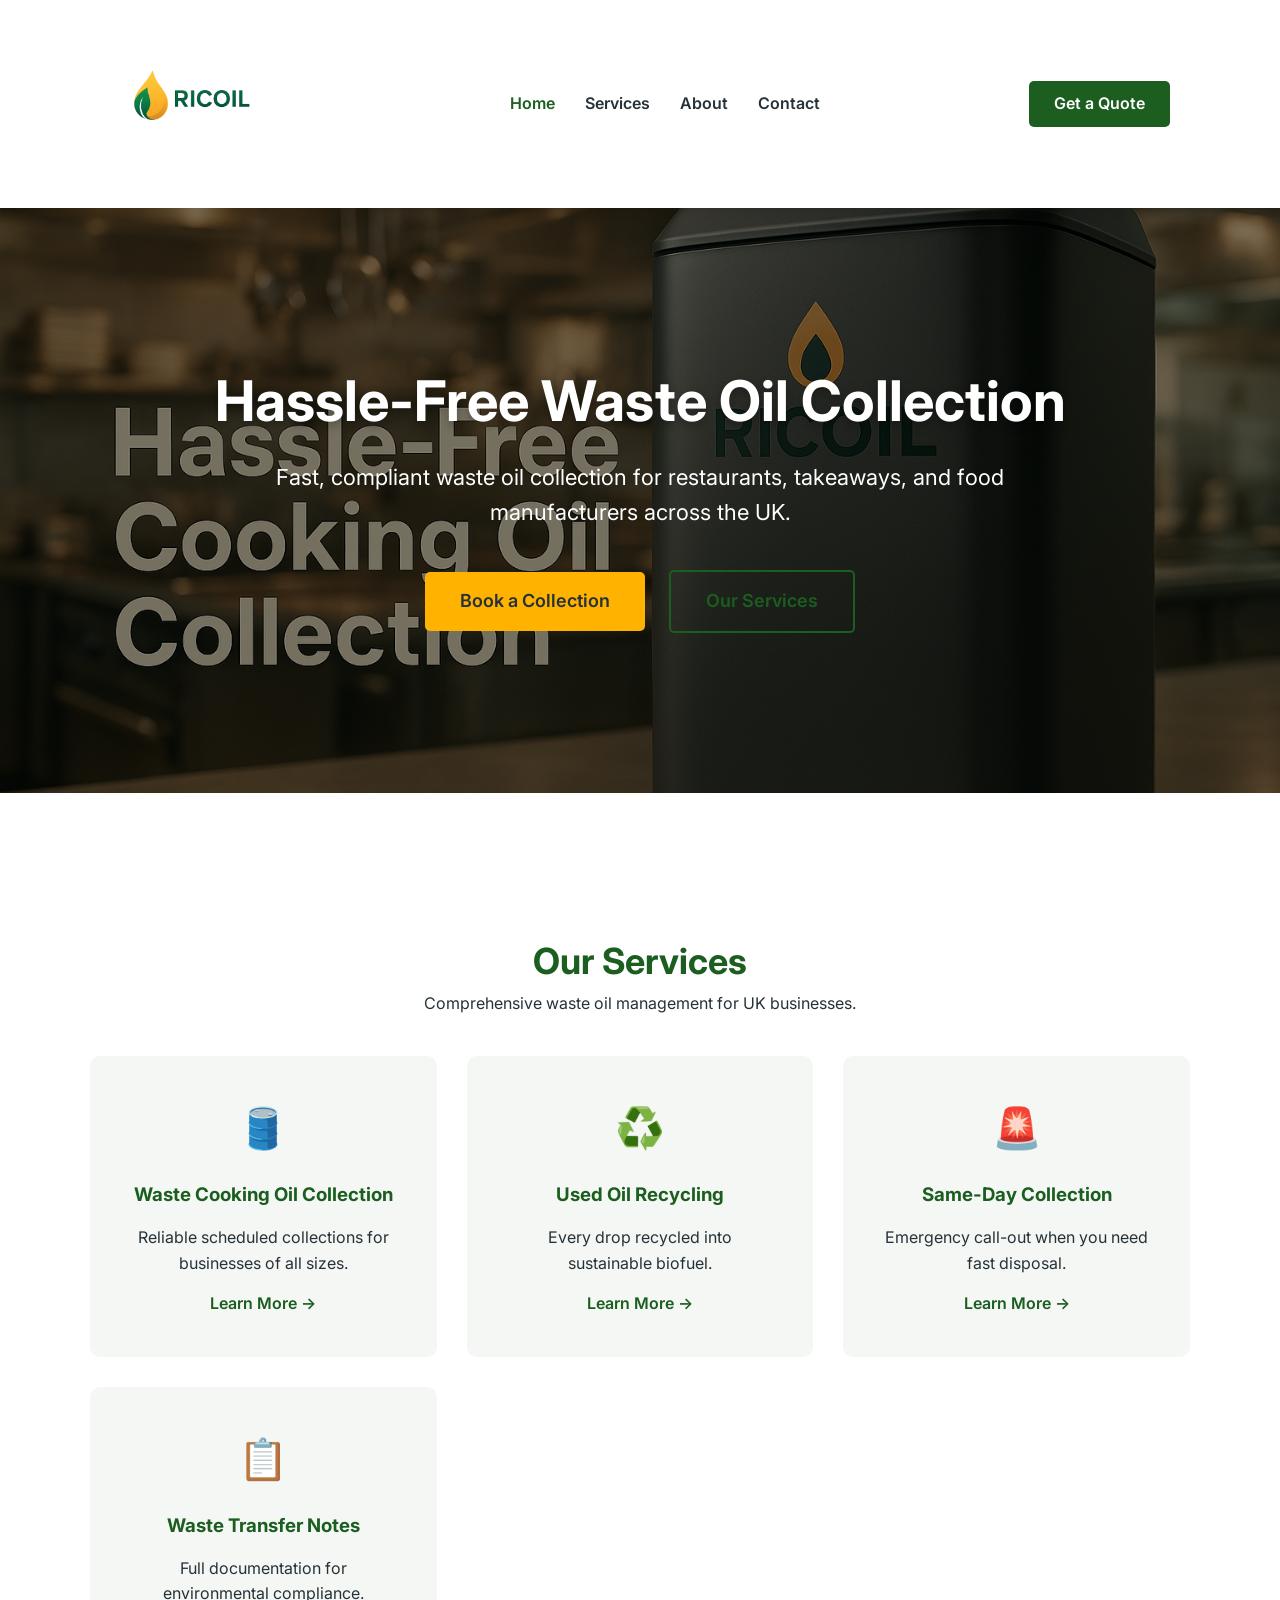
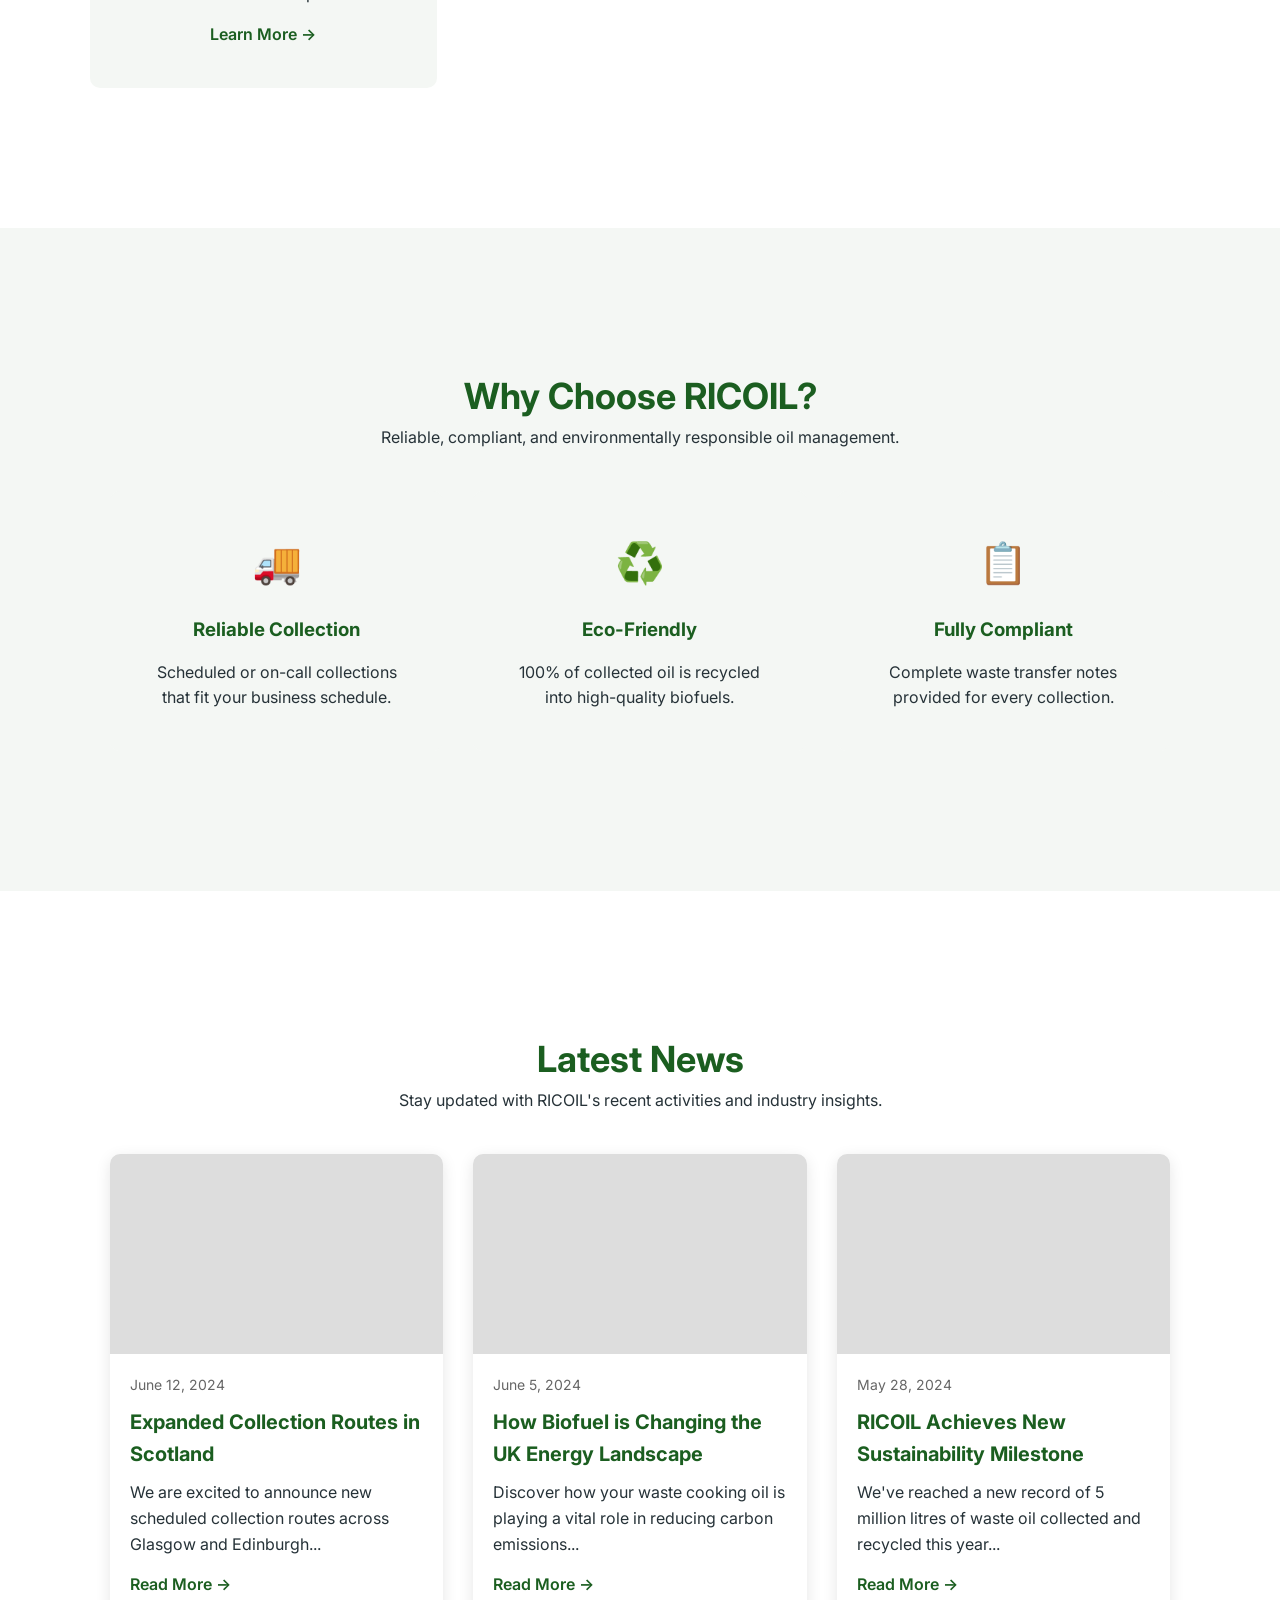
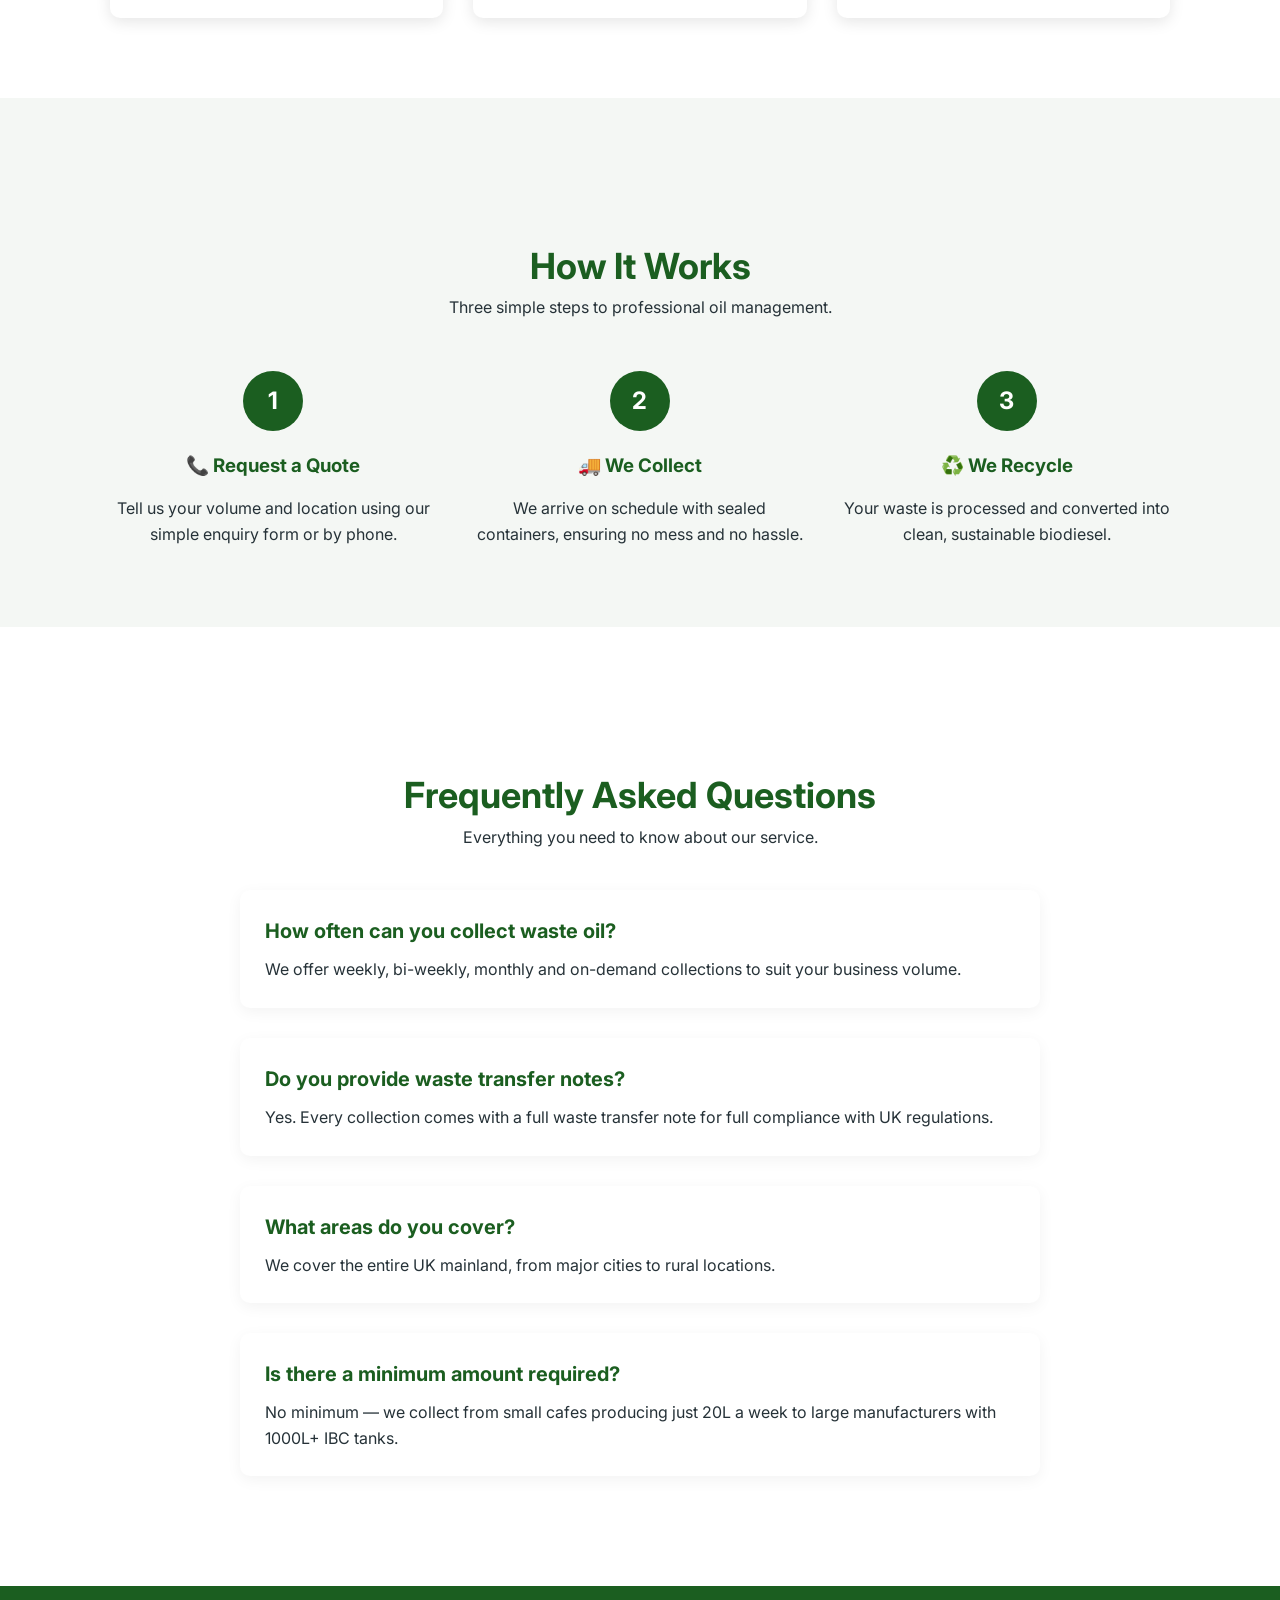
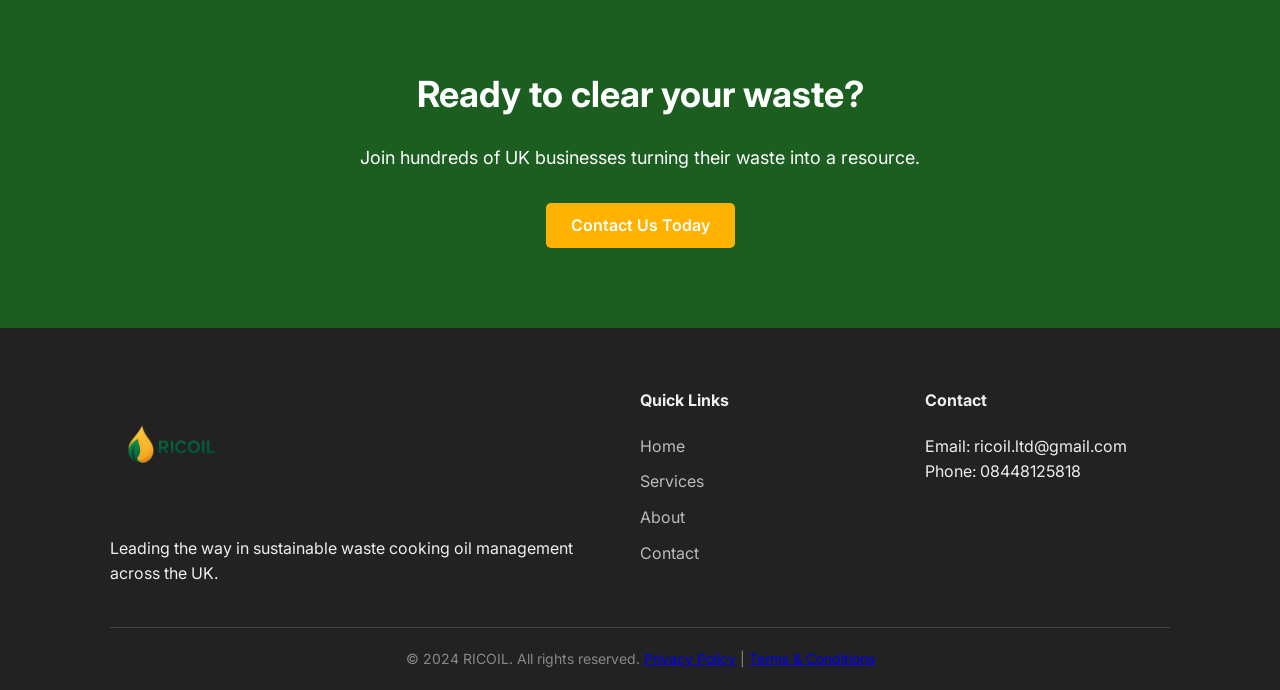
<file: index.html>
<!DOCTYPE html>
<html lang="en">
<head>
    <meta charset="UTF-8">
    <meta name="viewport" content="width=device-width, initial-scale=1.0">
    <title>RICOIL | Waste Cooking Oil Collection & Recycling UK</title>
    <meta name="description" content="RICOIL provides hassle-free waste cooking oil collection and recycling services for restaurants, pubs, and cafes across the UK. Turn your used oil into sustainable biofuel today.">
    <meta name="keywords" content="waste cooking oil collection, used cooking oil recycling, UK oil disposal, restaurant oil collection, Ricoil, biofuel recycling">
    <meta name="author" content="RICOIL">
    <link rel="canonical" href="https://lebaah.github.io/Ricoil/">

    <!-- Open Graph / Facebook -->
    <meta property="og:type" content="website">
    <meta property="og:url" content="https://lebaah.github.io/Ricoil/">
    <meta property="og:title" content="RICOIL | Waste Cooking Oil Collection & Recycling UK">
    <meta property="og:description" content="RICOIL provides hassle-free waste cooking oil collection and recycling services for restaurants, pubs, and cafes across the UK.">
    <meta property="og:image" content="https://lebaah.github.io/Ricoil/logo.png">

    <!-- Twitter -->
    <meta property="twitter:card" content="summary_large_image">
    <meta property="twitter:url" content="https://lebaah.github.io/Ricoil/">
    <meta property="twitter:title" content="RICOIL | Waste Cooking Oil Collection & Recycling UK">
    <meta property="twitter:description" content="RICOIL provides hassle-free waste cooking oil collection and recycling services for restaurants, pubs, and cafes across the UK.">
    <meta property="twitter:image" content="https://lebaah.github.io/Ricoil/logo.png">

    <!-- Structured Data -->
    <script type="application/ld+json">
    {
      "@context": "https://schema.org",
      "@type": "LocalBusiness",
      "name": "RICOIL",
      "description": "Waste cooking oil collection and recycling services across the UK.",
      "url": "https://lebaah.github.io/Ricoil/",
      "telephone": "08448125818",
      "email": "ricoil.ltd@gmail.com",
      "areaServed": "UK",
      "serviceType": "Waste Oil Collection and Recycling"
    }
    </script>

    <link rel="stylesheet" href="styles.css">
    <link rel="icon" type="image/png" href="favicon.png">
    <link rel="preconnect" href="https://fonts.googleapis.com">
    <link rel="preconnect" href="https://fonts.gstatic.com" crossorigin>
    <link href="https://fonts.googleapis.com/css2?family=Inter:wght@400;600;700&display=swap" rel="stylesheet">
</head>
<body>
    <header>
        <nav class="container">
            <div class="logo">
                <a href="index.html">
                    <img src="logo.png" alt="RICOIL - Professional Waste Cooking Oil Collection" height="160">
                </a>
            </div>
            <ul class="nav-links">
                <li><a href="index.html" class="active">Home</a></li>
                <li><a href="services.html">Services</a></li>
                <li><a href="about.html">About</a></li>
                <li><a href="contact.html">Contact</a></li>
            </ul>
            <a href="contact.html" class="btn btn-primary">Get a Quote</a>
        </nav>
    </header>

    <main>
        <section class="hero">
            <div class="container">
                <div class="hero-content">
                    <h1 class="fade-in">Hassle-Free Waste Oil Collection</h1>
                    <p class="fade-in-delay">Fast, compliant waste oil collection for restaurants, takeaways, and food manufacturers across the UK.</p>
                    <div class="hero-btns">
                        <a href="contact.html" class="btn btn-cta">Book a Collection</a>
                        <a href="services.html" class="btn btn-secondary">Our Services</a>
                    </div>
                </div>
            </div>
        </section>

        <section class="services-overview container section-padding">
            <div class="section-title">
                <h2>Our Services</h2>
                <p>Comprehensive waste oil management for UK businesses.</p>
            </div>
            <div class="grid">
                <div class="card">
                    <div class="icon">🛢️</div>
                    <h3>Waste Cooking Oil Collection</h3>
                    <p>Reliable scheduled collections for businesses of all sizes.</p>
                    <a href="services.html" class="btn-text">Learn More →</a>
                </div>
                <div class="card">
                    <div class="icon">♻️</div>
                    <h3>Used Oil Recycling</h3>
                    <p>Every drop recycled into sustainable biofuel.</p>
                    <a href="services.html" class="btn-text">Learn More →</a>
                </div>
                <div class="card">
                    <div class="icon">🚨</div>
                    <h3>Same-Day Collection</h3>
                    <p>Emergency call-out when you need fast disposal.</p>
                    <a href="services.html" class="btn-text">Learn More →</a>
                </div>
                <div class="card">
                    <div class="icon">📋</div>
                    <h3>Waste Transfer Notes</h3>
                    <p>Full documentation for environmental compliance.</p>
                    <a href="services.html" class="btn-text">Learn More →</a>
                </div>
            </div>
        </section>

        <section class="value-prop bg-light section-padding">
            <div class="container">
                <div class="section-title">
                    <h2>Why Choose RICOIL?</h2>
                    <p>Reliable, compliant, and environmentally responsible oil management.</p>
                </div>
                <div class="grid">
                    <div class="card">
                        <div class="icon">🚚</div>
                        <h3>Reliable Collection</h3>
                        <p>Scheduled or on-call collections that fit your business schedule.</p>
                    </div>
                    <div class="card">
                        <div class="icon">♻️</div>
                        <h3>Eco-Friendly</h3>
                        <p>100% of collected oil is recycled into high-quality biofuels.</p>
                    </div>
                    <div class="card">
                        <div class="icon">📋</div>
                        <h3>Fully Compliant</h3>
                        <p>Complete waste transfer notes provided for every collection.</p>
                    </div>
                </div>
            </div>
        </section>

        <section class="news section-padding">
            <div class="container">
                <div class="section-title">
                    <h2>Latest News</h2>
                    <p>Stay updated with RICOIL's recent activities and industry insights.</p>
                </div>
                <div class="news-grid">
                    <article class="news-card">
                        <div class="news-img" style="background-image: url('https://images.unsplash.com/photo-1594498653385-d5172c532c00?auto=format&fit=crop&q=80&w=600')"></div>
                        <div class="news-content">
                            <div class="news-date">June 12, 2024</div>
                            <h3>Expanded Collection Routes in Scotland</h3>
                            <p>We are excited to announce new scheduled collection routes across Glasgow and Edinburgh...</p>
                            <a href="#" class="btn-text">Read More →</a>
                        </div>
                    </article>
                    <article class="news-card">
                        <div class="news-img" style="background-image: url('https://images.unsplash.com/photo-1473649085228-583485e6e4d7?auto=format&fit=crop&q=80&w=600')"></div>
                        <div class="news-content">
                            <div class="news-date">June 5, 2024</div>
                            <h3>How Biofuel is Changing the UK Energy Landscape</h3>
                            <p>Discover how your waste cooking oil is playing a vital role in reducing carbon emissions...</p>
                            <a href="#" class="btn-text">Read More →</a>
                        </div>
                    </article>
                    <article class="news-card">
                        <div class="news-img" style="background-image: url('https://images.unsplash.com/photo-1532996122724-e3c354a0b15b?auto=format&fit=crop&q=80&w=600')"></div>
                        <div class="news-content">
                            <div class="news-date">May 28, 2024</div>
                            <h3>RICOIL Achieves New Sustainability Milestone</h3>
                            <p>We've reached a new record of 5 million litres of waste oil collected and recycled this year...</p>
                            <a href="#" class="btn-text">Read More →</a>
                        </div>
                    </article>
                </div>
            </div>
        </section>

        <section class="how-it-works section-padding bg-light">
            <div class="container">
                <div class="section-title">
                    <h2>How It Works</h2>
                    <p>Three simple steps to professional oil management.</p>
                </div>
                <div class="steps-grid">
                    <div class="step">
                        <div class="step-number">1</div>
                        <h3>📞 Request a Quote</h3>
                        <p>Tell us your volume and location using our simple enquiry form or by phone.</p>
                    </div>
                    <div class="step">
                        <div class="step-number">2</div>
                        <h3>🚚 We Collect</h3>
                        <p>We arrive on schedule with sealed containers, ensuring no mess and no hassle.</p>
                    </div>
                    <div class="step">
                        <div class="step-number">3</div>
                        <h3>♻️ We Recycle</h3>
                        <p>Your waste is processed and converted into clean, sustainable biodiesel.</p>
                    </div>
                </div>
            </div>
        </section>

        <section class="faq section-padding">
            <div class="container">
                <div class="section-title">
                    <h2>Frequently Asked Questions</h2>
                    <p>Everything you need to know about our service.</p>
                </div>
                <div class="faq-container">
                    <div class="faq-item">
                        <h3>How often can you collect waste oil?</h3>
                        <p>We offer weekly, bi-weekly, monthly and on-demand collections to suit your business volume.</p>
                    </div>
                    <div class="faq-item">
                        <h3>Do you provide waste transfer notes?</h3>
                        <p>Yes. Every collection comes with a full waste transfer note for full compliance with UK regulations.</p>
                    </div>
                    <div class="faq-item">
                        <h3>What areas do you cover?</h3>
                        <p>We cover the entire UK mainland, from major cities to rural locations.</p>
                    </div>
                    <div class="faq-item">
                        <h3>Is there a minimum amount required?</h3>
                        <p>No minimum — we collect from small cafes producing just 20L a week to large manufacturers with 1000L+ IBC tanks.</p>
                    </div>
                </div>
            </div>
        </section>

        <section class="cta">
            <div class="container">
                <h2>Ready to clear your waste?</h2>
                <p>Join hundreds of UK businesses turning their waste into a resource.</p>
                <a href="contact.html" class="btn btn-primary">Contact Us Today</a>
            </div>
        </section>
    </main>

    <footer>
        <div class="container">
            <div class="footer-grid">
                <div class="footer-about">
                    <img src="logo.png" alt="RICOIL - Sustainable Biofuel Recycling" height="120" style="margin-bottom: 20px;">
                    <p>Leading the way in sustainable waste cooking oil management across the UK.</p>
                </div>
                <div class="footer-links">
                    <h4>Quick Links</h4>
                    <ul>
                        <li><a href="index.html">Home</a></li>
                        <li><a href="services.html">Services</a></li>
                        <li><a href="about.html">About</a></li>
                        <li><a href="contact.html">Contact</a></li>
                    </ul>
                </div>
                <div class="footer-contact">
                    <h4>Contact</h4>
                    <p>Email: ricoil.ltd@gmail.com</p>
                    <p>Phone: 08448125818</p>
                </div>
            </div>
            <div class="footer-bottom">
                <p>&copy; 2024 RICOIL. All rights reserved. <a href="privacy.html">Privacy Policy</a> | <a href="terms.html">Terms & Conditions</a></p>
            </div>
        </div>
    </footer>

    <script src="main.js"></script>
</body>
</html>
</file>
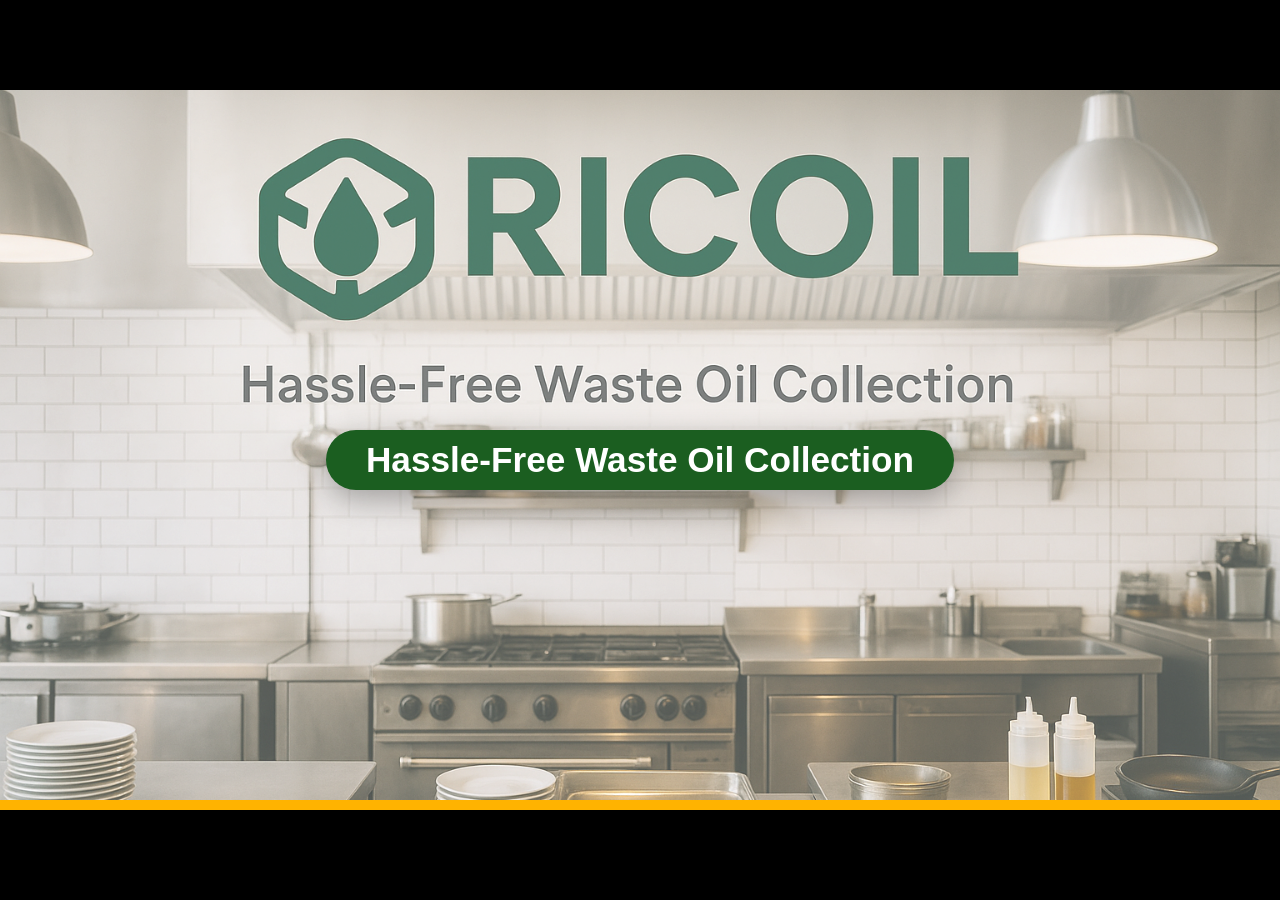
<file: ad/index.html>
<!DOCTYPE html>
<html lang="en">
<head>
    <meta charset="UTF-8">
    <meta name="viewport" content="width=device-width, initial-scale=1.0">
    <title>RICOIL YouTube Ad</title>
    <link rel="stylesheet" href="style.css">
    <link rel="preconnect" href="https://fonts.googleapis.com">
    <link rel="preconnect" href="https://fonts.gstatic.com" crossorigin>
    <link href="https://fonts.googleapis.com/css2?family=Montserrat:wght@800&family=Roboto:wght@400;700&display=swap" rel="stylesheet">
</head>
<body>
    <div class="ad-viewport">
        <div class="progress-bar" id="progress"></div>

        <!-- Scene 1: Intro -->
        <div class="scene active" id="scene-1">
            <div class="overlay"></div>
            <div class="content-box">
                <div class="tagline animate-fade-in">Hassle-Free Waste Oil Collection</div>
            </div>
        </div>

        <!-- Scene 2: Solution -->
        <div class="scene" id="scene-2">
            <div class="overlay"></div>
            <div class="content-box">
                <div class="icon-row">
                    <span>🚚</span>
                    <span>♻️</span>
                    <span>🛢️</span>
                </div>
                <div class="service-text animate-fade-in">We Collect & Recycle<br>Used Cooking Oil</div>
            </div>
        </div>

        <!-- Scene 3: Audience -->
        <div class="scene" id="scene-3">
            <div class="overlay" style="background: rgba(0,0,0,0.2)"></div>
            <div class="content-box">
                <div class="audience-text animate-fade-in">Serving UK Restaurants,<br>Pubs & Cafés</div>
            </div>
        </div>

        <!-- Scene 4: CTA -->
        <div class="scene" id="scene-4">
            <div class="overlay"></div>
            <div class="content-box">
                <div class="cta-card animate-fade-in">
                    <h2 class="cta-headline">Get Your Free Quote Today</h2>
                    <div class="contact-links">
                        <p><strong>Phone:</strong> 08448125818</p>
                        <p><strong>Email:</strong> ricoil.ltd@gmail.com</p>
                    </div>
                    <a href="https://lebaah.github.io/Ricoil/contact.html" target="_blank" class="cta-button pulse">GET A FREE QUOTE</a>
                    <div class="final-url">www.ricoil.co.uk</div>
                </div>
            </div>
        </div>
    </div>

    <script>
        const scenes = document.querySelectorAll('.scene');
        const progress = document.getElementById('progress');
        let currentScene = 0;

        function nextScene() {
            scenes[currentScene].classList.remove('active');
            currentScene = (currentScene + 1) % scenes.length;
            scenes[currentScene].classList.add('active');

            progress.classList.remove('progress-active');
            void progress.offsetWidth; 
            progress.classList.add('progress-active');
        }

        progress.classList.add('progress-active');
        setInterval(nextScene, 5000);
    </script>
</body>
</html>
</file>
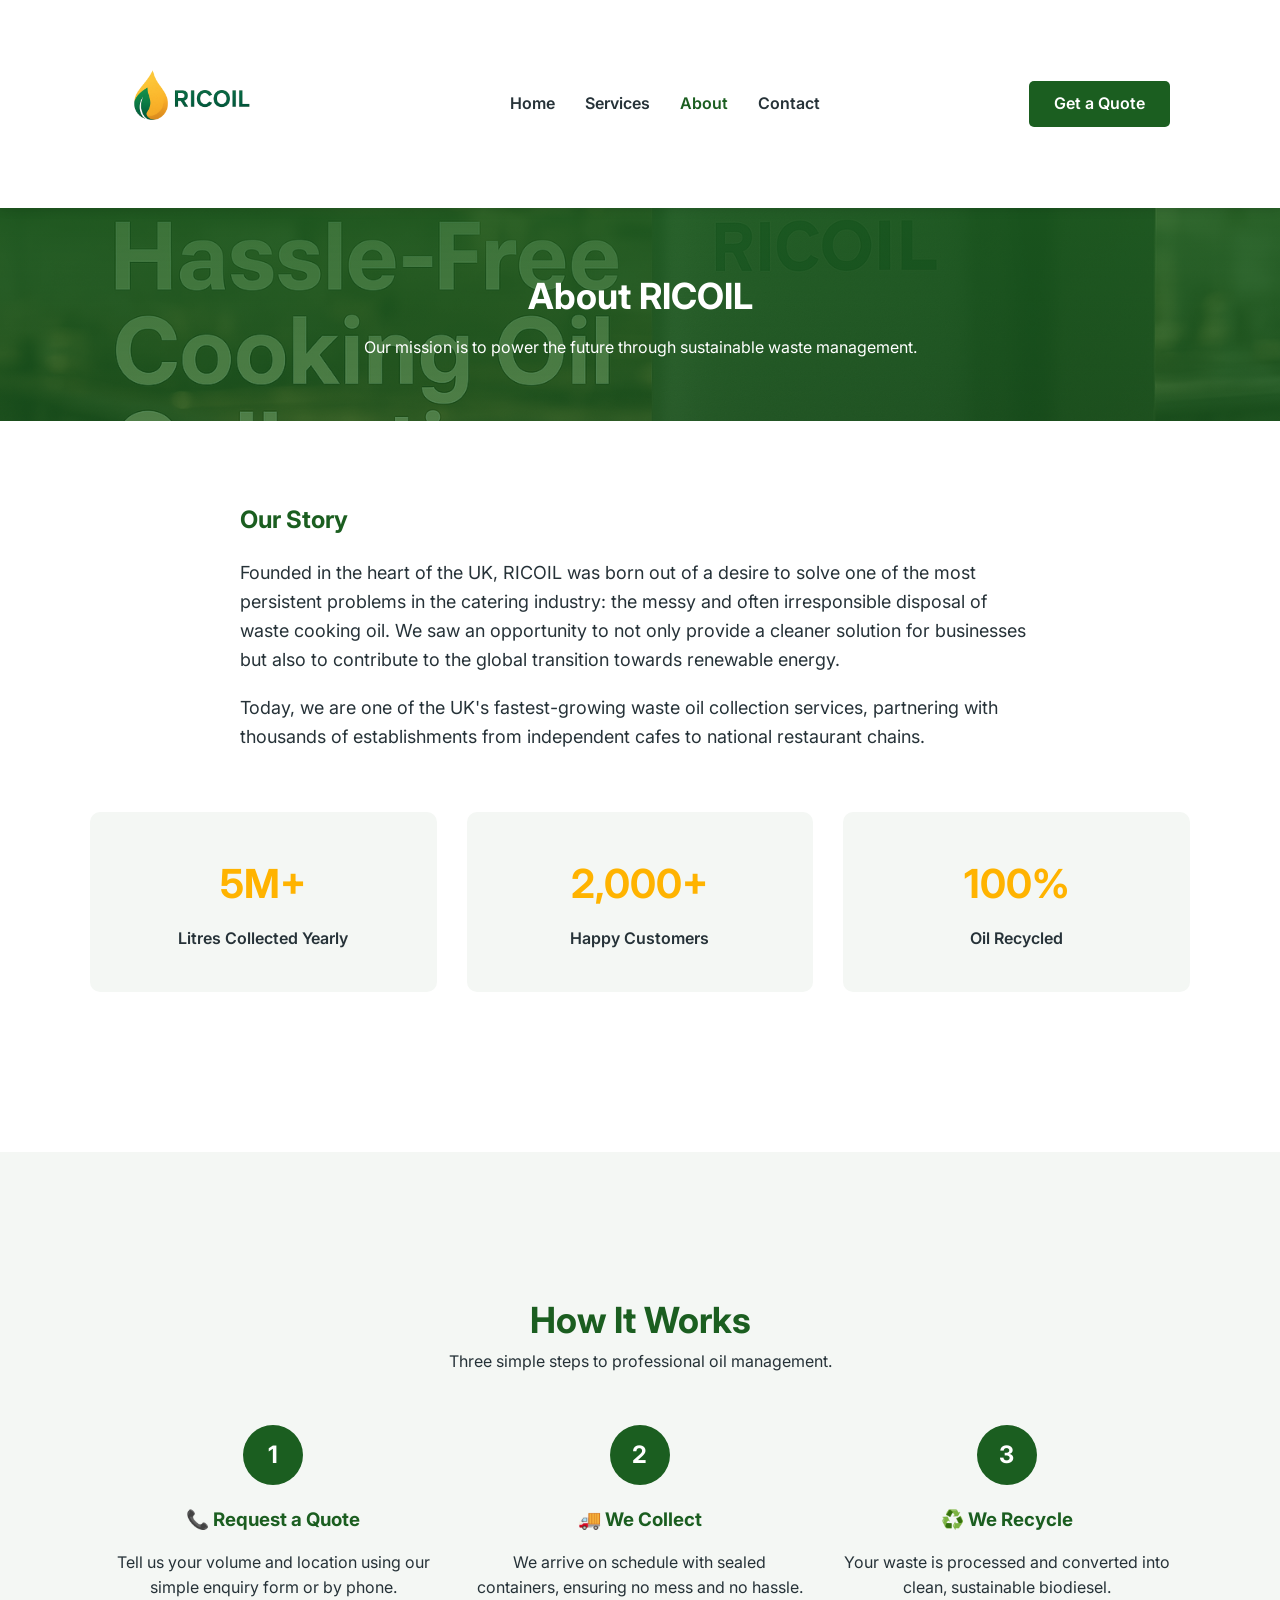
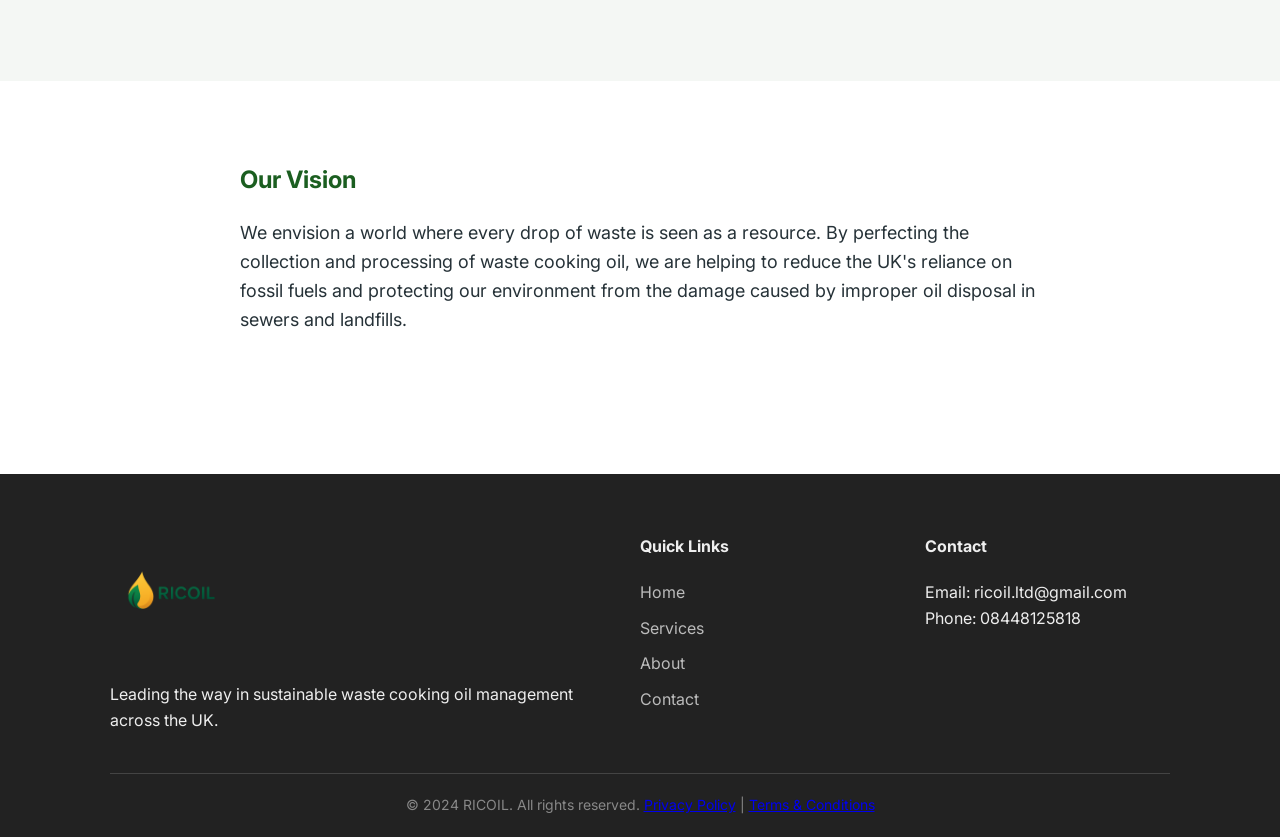
<file: about.html>
<!DOCTYPE html>
<html lang="en">
<head>
    <meta charset="UTF-8">
    <meta name="viewport" content="width=device-width, initial-scale=1.0">
    <title>About RICOIL | UK Waste Oil Recycling Mission & Story</title>
    <meta name="description" content="Learn about RICOIL, the UK's leading experts in sustainable waste cooking oil collection. Discover our mission to transform catering waste into clean biofuel and how we help businesses go green.">
    <meta name="keywords" content="RICOIL story, waste oil recycling experts, UK biofuel production, sustainable waste management, about Ricoil, eco-friendly business solutions">
    <link rel="canonical" href="https://lebaah.github.io/Ricoil/about.html">

    <!-- Open Graph / Facebook -->
    <meta property="og:type" content="website">
    <meta property="og:url" content="https://lebaah.github.io/Ricoil/about.html">
    <meta property="og:title" content="About RICOIL | UK Waste Oil Recycling Mission & Story">
    <meta property="og:description" content="Discover RICOIL's mission to transform catering waste into clean biofuel and how we help UK businesses go green.">
    <meta property="og:image" content="https://lebaah.github.io/Ricoil/logo.png">

    <!-- Twitter -->
    <meta property="twitter:card" content="summary_large_image">
    <meta property="twitter:url" content="https://lebaah.github.io/Ricoil/about.html">
    <meta property="twitter:title" content="About RICOIL | UK Waste Oil Recycling Mission & Story">
    <meta property="twitter:description" content="Discover RICOIL's mission to transform catering waste into clean biofuel and how we help UK businesses go green.">
    <meta property="twitter:image" content="https://lebaah.github.io/Ricoil/logo.png">

    <link rel="stylesheet" href="styles.css">
    <link rel="icon" type="image/png" href="favicon.png">
    <link rel="preconnect" href="https://fonts.googleapis.com">
    <link rel="preconnect" href="https://fonts.gstatic.com" crossorigin>
    <link href="https://fonts.googleapis.com/css2?family=Inter:wght@400;600;700&display=swap" rel="stylesheet">
</head>
<body>
    <header>
        <nav class="container">
            <div class="logo">
                <a href="index.html">
                    <img src="logo.png" alt="RICOIL - UK Waste Cooking Oil Experts Logo" height="160">
                </a>
            </div>
            <ul class="nav-links">
                <li><a href="index.html">Home</a></li>
                <li><a href="services.html">Services</a></li>
                <li><a href="about.html" class="active">About</a></li>
                <li><a href="contact.html">Contact</a></li>
            </ul>
            <a href="contact.html" class="btn btn-primary">Get a Quote</a>
        </nav>
    </header>

    <main>
        <section class="hero-small">
            <div class="container">
                <h1>About RICOIL</h1>
                <p>Our mission is to power the future through sustainable waste management.</p>
            </div>
        </section>

        <section class="about-content container section-padding">
            <div class="text-block">
                <h2>Our Story</h2>
                <p>Founded in the heart of the UK, RICOIL was born out of a desire to solve one of the most persistent problems in the catering industry: the messy and often irresponsible disposal of waste cooking oil. We saw an opportunity to not only provide a cleaner solution for businesses but also to contribute to the global transition towards renewable energy.</p>
                <p>Today, we are one of the UK's fastest-growing waste oil collection services, partnering with thousands of establishments from independent cafes to national restaurant chains.</p>
            </div>

            <div class="stats-grid">
                <div class="stat-card">
                    <h3>5M+</h3>
                    <p>Litres Collected Yearly</p>
                </div>
                <div class="stat-card">
                    <h3>2,000+</h3>
                    <p>Happy Customers</p>
                </div>
                <div class="stat-card">
                    <h3>100%</h3>
                    <p>Oil Recycled</p>
                </div>
            </div>
        </section>

        <section class="how-it-works section-padding bg-light">
            <div class="container">
                <div class="section-title">
                    <h2>How It Works</h2>
                    <p>Three simple steps to professional oil management.</p>
                </div>
                <div class="steps-grid">
                    <div class="step">
                        <div class="step-number">1</div>
                        <h3>📞 Request a Quote</h3>
                        <p>Tell us your volume and location using our simple enquiry form or by phone.</p>
                    </div>
                    <div class="step">
                        <div class="step-number">2</div>
                        <h3>🚚 We Collect</h3>
                        <p>We arrive on schedule with sealed containers, ensuring no mess and no hassle.</p>
                    </div>
                    <div class="step">
                        <div class="step-number">3</div>
                        <h3>♻️ We Recycle</h3>
                        <p>Your waste is processed and converted into clean, sustainable biodiesel.</p>
                    </div>
                </div>
            </div>
        </section>

        <section class="about-content container section-padding">
            <div class="text-block">
                <h2>Our Vision</h2>
                <p>We envision a world where every drop of waste is seen as a resource. By perfecting the collection and processing of waste cooking oil, we are helping to reduce the UK's reliance on fossil fuels and protecting our environment from the damage caused by improper oil disposal in sewers and landfills.</p>
            </div>
        </section>
    </main>

    <footer>
        <div class="container">
            <div class="footer-grid">
                <div class="footer-about">
                    <img src="logo.png" alt="RICOIL - Powering the Future with Biofuel" height="120" style="margin-bottom: 20px;">
                    <p>Leading the way in sustainable waste cooking oil management across the UK.</p>
                </div>
                <div class="footer-links">
                    <h4>Quick Links</h4>
                    <ul>
                        <li><a href="index.html">Home</a></li>
                        <li><a href="services.html">Services</a></li>
                        <li><a href="about.html">About</a></li>
                        <li><a href="contact.html">Contact</a></li>
                    </ul>
                </div>
                <div class="footer-contact">
                    <h4>Contact</h4>
                    <p>Email: ricoil.ltd@gmail.com</p>
                    <p>Phone: 08448125818</p>
                </div>
            </div>
            <div class="footer-bottom">
                <p>&copy; 2024 RICOIL. All rights reserved. <a href="privacy.html">Privacy Policy</a> | <a href="terms.html">Terms & Conditions</a></p>
            </div>
        </div>
    </footer>
    <script src="main.js"></script>
</body>
</html>
</file>
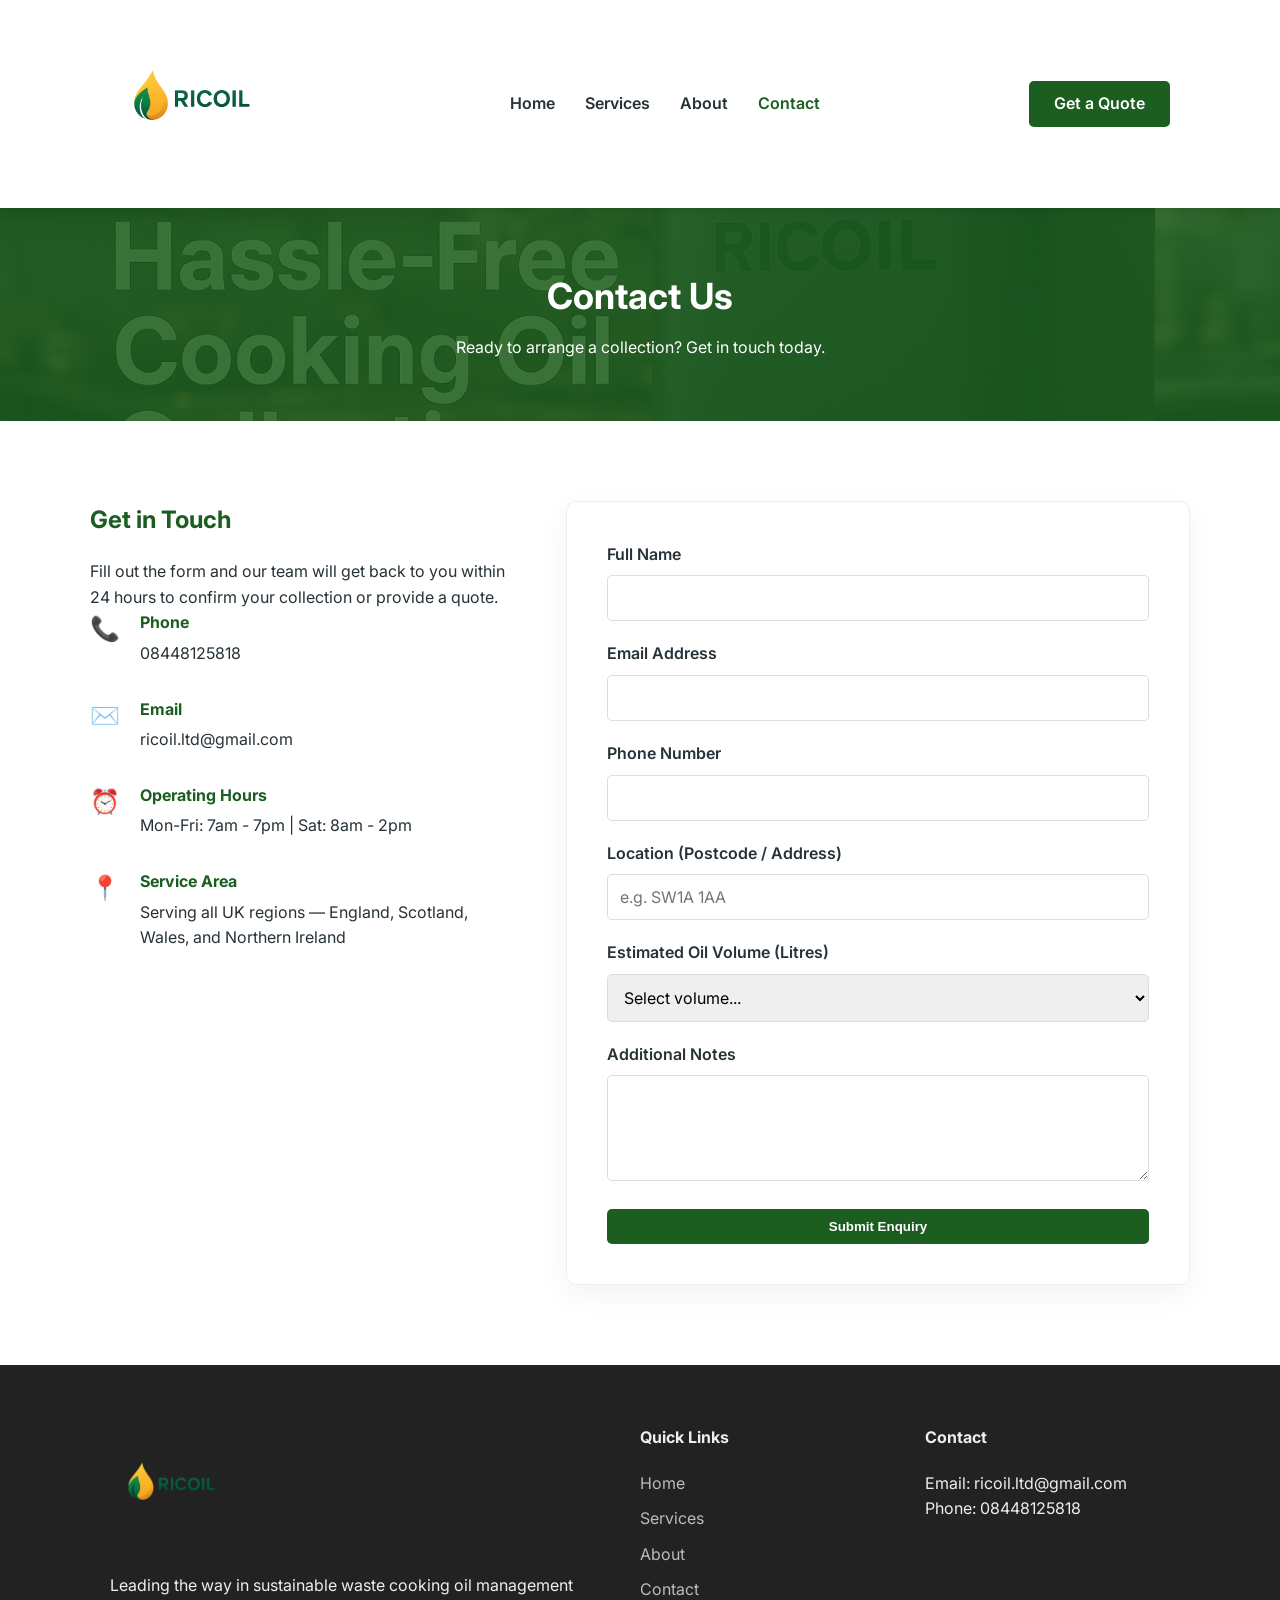
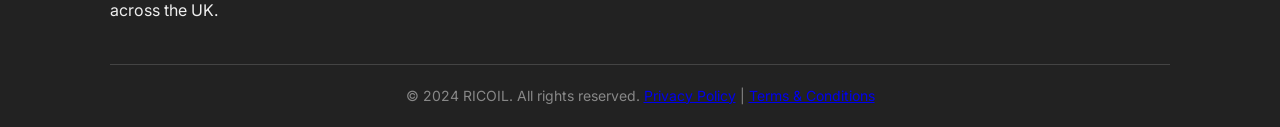
<file: contact.html>
<!DOCTYPE html>
<html lang="en">
<head>
    <meta charset="UTF-8">
    <meta name="viewport" content="width=device-width, initial-scale=1.0">
    <title>Contact RICOIL | Free Waste Cooking Oil Collection Quote UK</title>
    <meta name="description" content="Get a free, no-obligation quote for waste cooking oil collection. RICOIL offers reliable and compliant recycling services for UK restaurants, pubs, and cafes. Contact us today.">
    <meta name="keywords" content="contact RICOIL, waste oil collection quote, oil recycling contact, UK oil disposal enquiry, book oil removal, restaurant service contact">
    <link rel="canonical" href="https://lebaah.github.io/Ricoil/contact.html">

    <!-- Open Graph / Facebook -->
    <meta property="og:type" content="website">
    <meta property="og:url" content="https://lebaah.github.io/Ricoil/contact.html">
    <meta property="og:title" content="Contact RICOIL | Free Waste Cooking Oil Collection Quote UK">
    <meta property="og:description" content="Get a free quote for waste cooking oil collection. RICOIL offers reliable and compliant recycling services across the UK.">
    <meta property="og:image" content="https://lebaah.github.io/Ricoil/logo.png">

    <!-- Twitter -->
    <meta property="twitter:card" content="summary_large_image">
    <meta property="twitter:url" content="https://lebaah.github.io/Ricoil/contact.html">
    <meta property="twitter:title" content="Contact RICOIL | Free Waste Cooking Oil Collection Quote UK">
    <meta property="twitter:description" content="Get a free quote for waste cooking oil collection. RICOIL offers reliable and compliant recycling services across the UK.">
    <meta property="twitter:image" content="https://lebaah.github.io/Ricoil/logo.png">

    <link rel="stylesheet" href="styles.css">
    <link rel="preconnect" href="https://fonts.googleapis.com">
    <link rel="preconnect" href="https://fonts.gstatic.com" crossorigin>
    <link href="https://fonts.googleapis.com/css2?family=Inter:wght@400;600;700&display=swap" rel="stylesheet">
    <link rel="icon" type="image/png" href="favicon.png">
</head>
<body>
    <header>
        <nav class="container">
            <div class="logo">
                <a href="index.html">
                    <img src="logo.png" alt="RICOIL - Waste Cooking Oil Collection Quote Logo" height="160">
                </a>
            </div>
            <ul class="nav-links">
                <li><a href="index.html">Home</a></li>
                <li><a href="services.html">Services</a></li>
                <li><a href="about.html">About</a></li>
                <li><a href="contact.html" class="active">Contact</a></li>
            </ul>
            <div class="cta-nav">
                <a href="contact.html" class="btn btn-primary">Get a Quote</a>
            </div>
        </nav>
    </header>

    <main>
        <section class="hero-small" style="background-image: linear-gradient(rgba(27, 94, 32, 0.85), rgba(27, 94, 32, 0.85)), url('hero-banner.png');">
            <div class="container">
                <h1>Contact Us</h1>
                <p>Ready to arrange a collection? Get in touch today.</p>
            </div>
        </section>

        <section class="contact-section container section-padding">
            <div class="contact-grid">
                <div class="contact-info">
                    <h2>Get in Touch</h2>
                    <p>Fill out the form and our team will get back to you within 24 hours to confirm your collection or provide a quote.</p>
                    
                    <div class="info-item">
                        <span class="info-icon">📞</span>
                        <div>
                            <h4>Phone</h4>
                            <p>08448125818</p>
                        </div>
                    </div>
                    <div class="info-item">
                        <span class="info-icon">✉️</span>
                        <div>
                            <h4>Email</h4>
                            <p>ricoil.ltd@gmail.com</p>
                        </div>
                    </div>
                    <div class="info-item">
                        <span class="info-icon">⏰</span>
                        <div>
                            <h4>Operating Hours</h4>
                            <p>Mon-Fri: 7am - 7pm | Sat: 8am - 2pm</p>
                        </div>
                    </div>
                    <div class="info-item">
                        <span class="info-icon">📍</span>
                        <div>
                            <h4>Service Area</h4>
                            <p>Serving all UK regions — England, Scotland, Wales, and Northern Ireland</p>
                        </div>
                    </div>
                </div>
                <div class="contact-form-container">
                    <form id="oil-enquiry-form" action="https://formsubmit.co/ricoil.ltd@gmail.com" method="POST">
                        <input type="hidden" name="_next" value="https://lebaah.github.io/Ricoil/thankyou.html">
                        <div class="form-group">
                            <label for="name">Full Name</label>
                            <input type="text" id="name" name="name" required>
                        </div>
                        <div class="form-group">
                            <label for="email">Email Address</label>
                            <input type="email" id="email" name="email" required>
                        </div>
                        <div class="form-group">
                            <label for="phone">Phone Number</label>
                            <input type="tel" id="phone" name="phone" required>
                        </div>
                        <div class="form-group">
                            <label for="location">Location (Postcode / Address)</label>
                            <input type="text" id="location" name="location" required placeholder="e.g. SW1A 1AA">
                        </div>
                        <div class="form-group">
                            <label for="volume">Estimated Oil Volume (Litres)</label>
                            <select id="volume" name="volume" required>
                                <option value="" disabled selected>Select volume...</option>
                                <option value="Under 20L">Under 20L</option>
                                <option value="20L - 100L">20L - 100L</option>
                                <option value="100L - 500L">100L - 500L</option>
                                <option value="Over 500L">Over 500L (IBC)</option>
                            </select>
                        </div>
                        <div class="form-group">
                            <label for="notes">Additional Notes</label>
                            <textarea id="notes" name="notes" rows="4"></textarea>
                        </div>
                        <button type="submit" class="btn btn-primary btn-block">Submit Enquiry</button>
                    </form>
                    <div id="form-success" class="hidden">
                        <div class="success-message">
                            <h3>Thank You!</h3>
                            <p>Your enquiry has been received. Our team will contact you shortly to arrange your collection.</p>
                            <button id="reset-form" class="btn btn-secondary">Send another enquiry</button>
                        </div>
                    </div>
                </div>
            </div>
        </section>
    </main>

    <footer>
        <div class="container">
            <div class="footer-grid">
                <div class="footer-about">
                    <img src="logo.png" alt="RICOIL - Eco-Friendly Oil Recycling Solutions" height="120" style="margin-bottom: 20px;">
                    <p>Leading the way in sustainable waste cooking oil management across the UK.</p>
                </div>
                <div class="footer-links">
                    <h4>Quick Links</h4>
                    <ul>
                        <li><a href="index.html">Home</a></li>
                        <li><a href="services.html">Services</a></li>
                        <li><a href="about.html">About</a></li>
                        <li><a href="contact.html">Contact</a></li>
                    </ul>
                </div>
                <div class="footer-contact">
                    <h4>Contact</h4>
                    <p>Email: ricoil.ltd@gmail.com</p>
                    <p>Phone: 08448125818</p>
                </div>
            </div>
            <div class="footer-bottom">
                <p>&copy; 2024 RICOIL. All rights reserved. <a href="privacy.html">Privacy Policy</a> | <a href="terms.html">Terms & Conditions</a></p>
            </div>
        </div>
    </footer>
    <script src="main.js"></script>
</body>
</html>
</file>
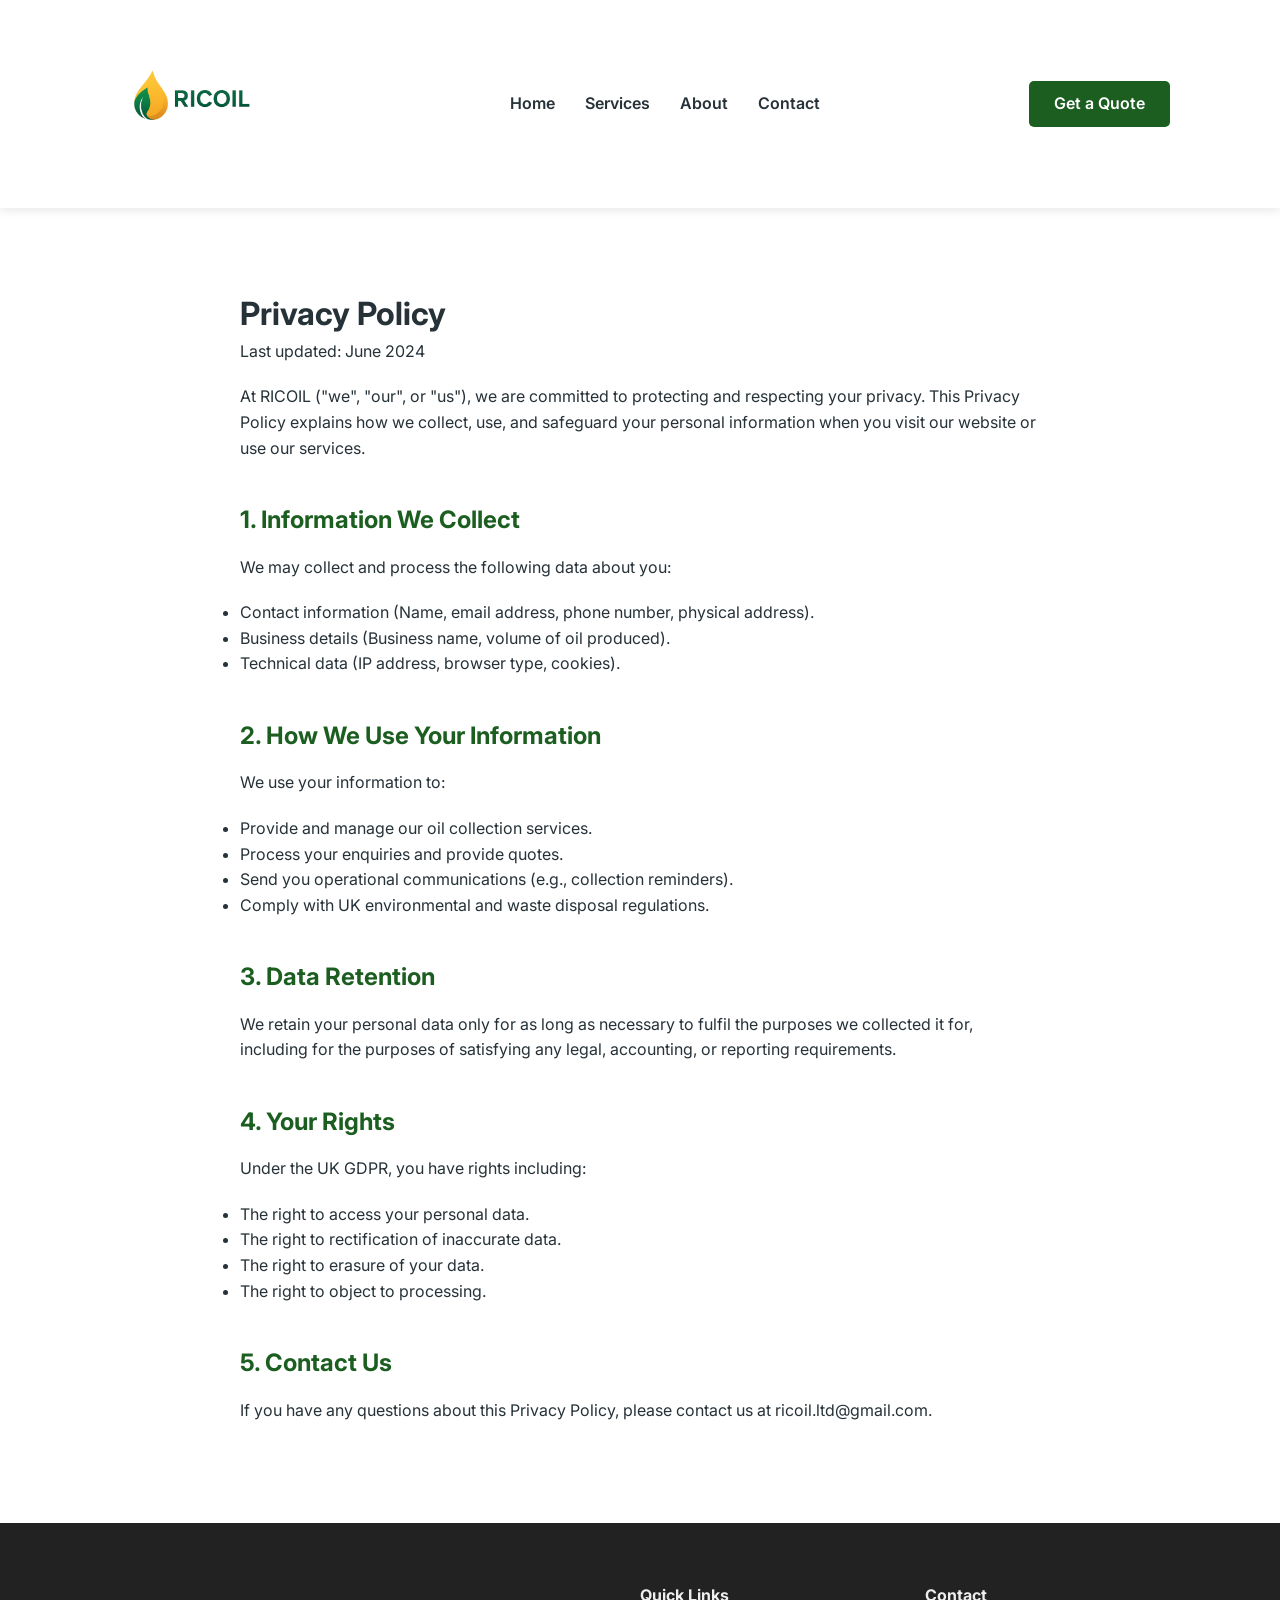
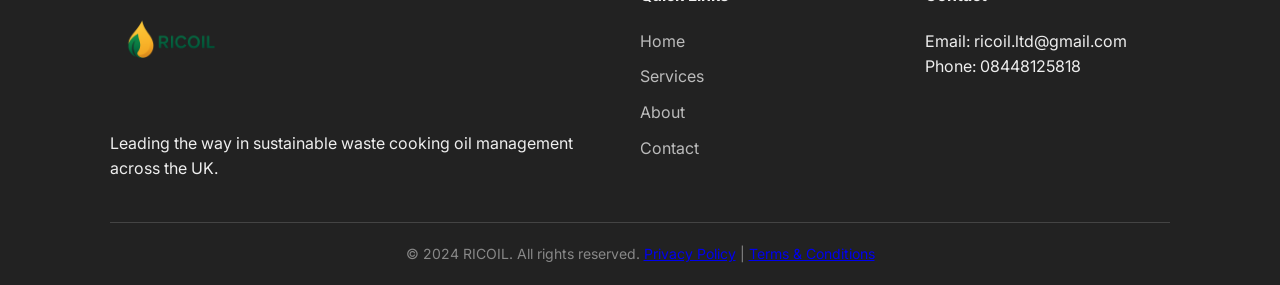
<file: privacy.html>
<!DOCTYPE html>
<html lang="en">
<head>
    <meta charset="UTF-8">
    <meta name="viewport" content="width=device-width, initial-scale=1.0">
    <title>Privacy Policy | RICOIL</title>
    <meta name="description" content="Privacy Policy for RICOIL. Learn how we collect, use, and protect your personal data in accordance with UK GDPR.">
    <meta name="robots" content="noindex">
    <link rel="stylesheet" href="styles.css">
    <link rel="icon" type="image/png" href="favicon.png">
    <link rel="preconnect" href="https://fonts.googleapis.com">
    <link rel="preconnect" href="https://fonts.gstatic.com" crossorigin>
    <link href="https://fonts.googleapis.com/css2?family=Inter:wght@400;600;700&display=swap" rel="stylesheet">
</head>
<body>
    <header>
        <nav class="container">
            <div class="logo">
                <a href="index.html">
                    <img src="logo.png" alt="RICOIL Logo" height="160">
                </a>
            </div>
            <ul class="nav-links">
                <li><a href="index.html">Home</a></li>
                <li><a href="services.html">Services</a></li>
                <li><a href="about.html">About</a></li>
                <li><a href="contact.html">Contact</a></li>
            </ul>
            <a href="contact.html" class="btn btn-primary">Get a Quote</a>
        </nav>
    </header>

    <main class="container section-padding">
        <div class="content-text">
            <h1>Privacy Policy</h1>
            <p>Last updated: June 2024</p>
            
            <p>At RICOIL ("we", "our", or "us"), we are committed to protecting and respecting your privacy. This Privacy Policy explains how we collect, use, and safeguard your personal information when you visit our website or use our services.</p>

            <h2>1. Information We Collect</h2>
            <p>We may collect and process the following data about you:</p>
            <ul>
                <li>Contact information (Name, email address, phone number, physical address).</li>
                <li>Business details (Business name, volume of oil produced).</li>
                <li>Technical data (IP address, browser type, cookies).</li>
            </ul>

            <h2>2. How We Use Your Information</h2>
            <p>We use your information to:</p>
            <ul>
                <li>Provide and manage our oil collection services.</li>
                <li>Process your enquiries and provide quotes.</li>
                <li>Send you operational communications (e.g., collection reminders).</li>
                <li>Comply with UK environmental and waste disposal regulations.</li>
            </ul>

            <h2>3. Data Retention</h2>
            <p>We retain your personal data only for as long as necessary to fulfil the purposes we collected it for, including for the purposes of satisfying any legal, accounting, or reporting requirements.</p>

            <h2>4. Your Rights</h2>
            <p>Under the UK GDPR, you have rights including:</p>
            <ul>
                <li>The right to access your personal data.</li>
                <li>The right to rectification of inaccurate data.</li>
                <li>The right to erasure of your data.</li>
                <li>The right to object to processing.</li>
            </ul>

            <h2>5. Contact Us</h2>
            <p>If you have any questions about this Privacy Policy, please contact us at ricoil.ltd@gmail.com.</p>
        </div>
    </main>

    <footer>
        <div class="container">
            <div class="footer-grid">
                <div class="footer-about">
                    <img src="logo.png" alt="RICOIL - Sustainable Biofuel Recycling" height="120" style="margin-bottom: 20px;">
                    <p>Leading the way in sustainable waste cooking oil management across the UK.</p>
                </div>
                <div class="footer-links">
                    <h4>Quick Links</h4>
                    <ul>
                        <li><a href="index.html">Home</a></li>
                        <li><a href="services.html">Services</a></li>
                        <li><a href="about.html">About</a></li>
                        <li><a href="contact.html">Contact</a></li>
                    </ul>
                </div>
                <div class="footer-contact">
                    <h4>Contact</h4>
                    <p>Email: ricoil.ltd@gmail.com</p>
                    <p>Phone: 08448125818</p>
                </div>
            </div>
            <div class="footer-bottom">
                <p>&copy; 2024 RICOIL. All rights reserved. <a href="privacy.html">Privacy Policy</a> | <a href="terms.html">Terms & Conditions</a></p>
            </div>
        </div>
    </footer>
</body>
</html>
</file>
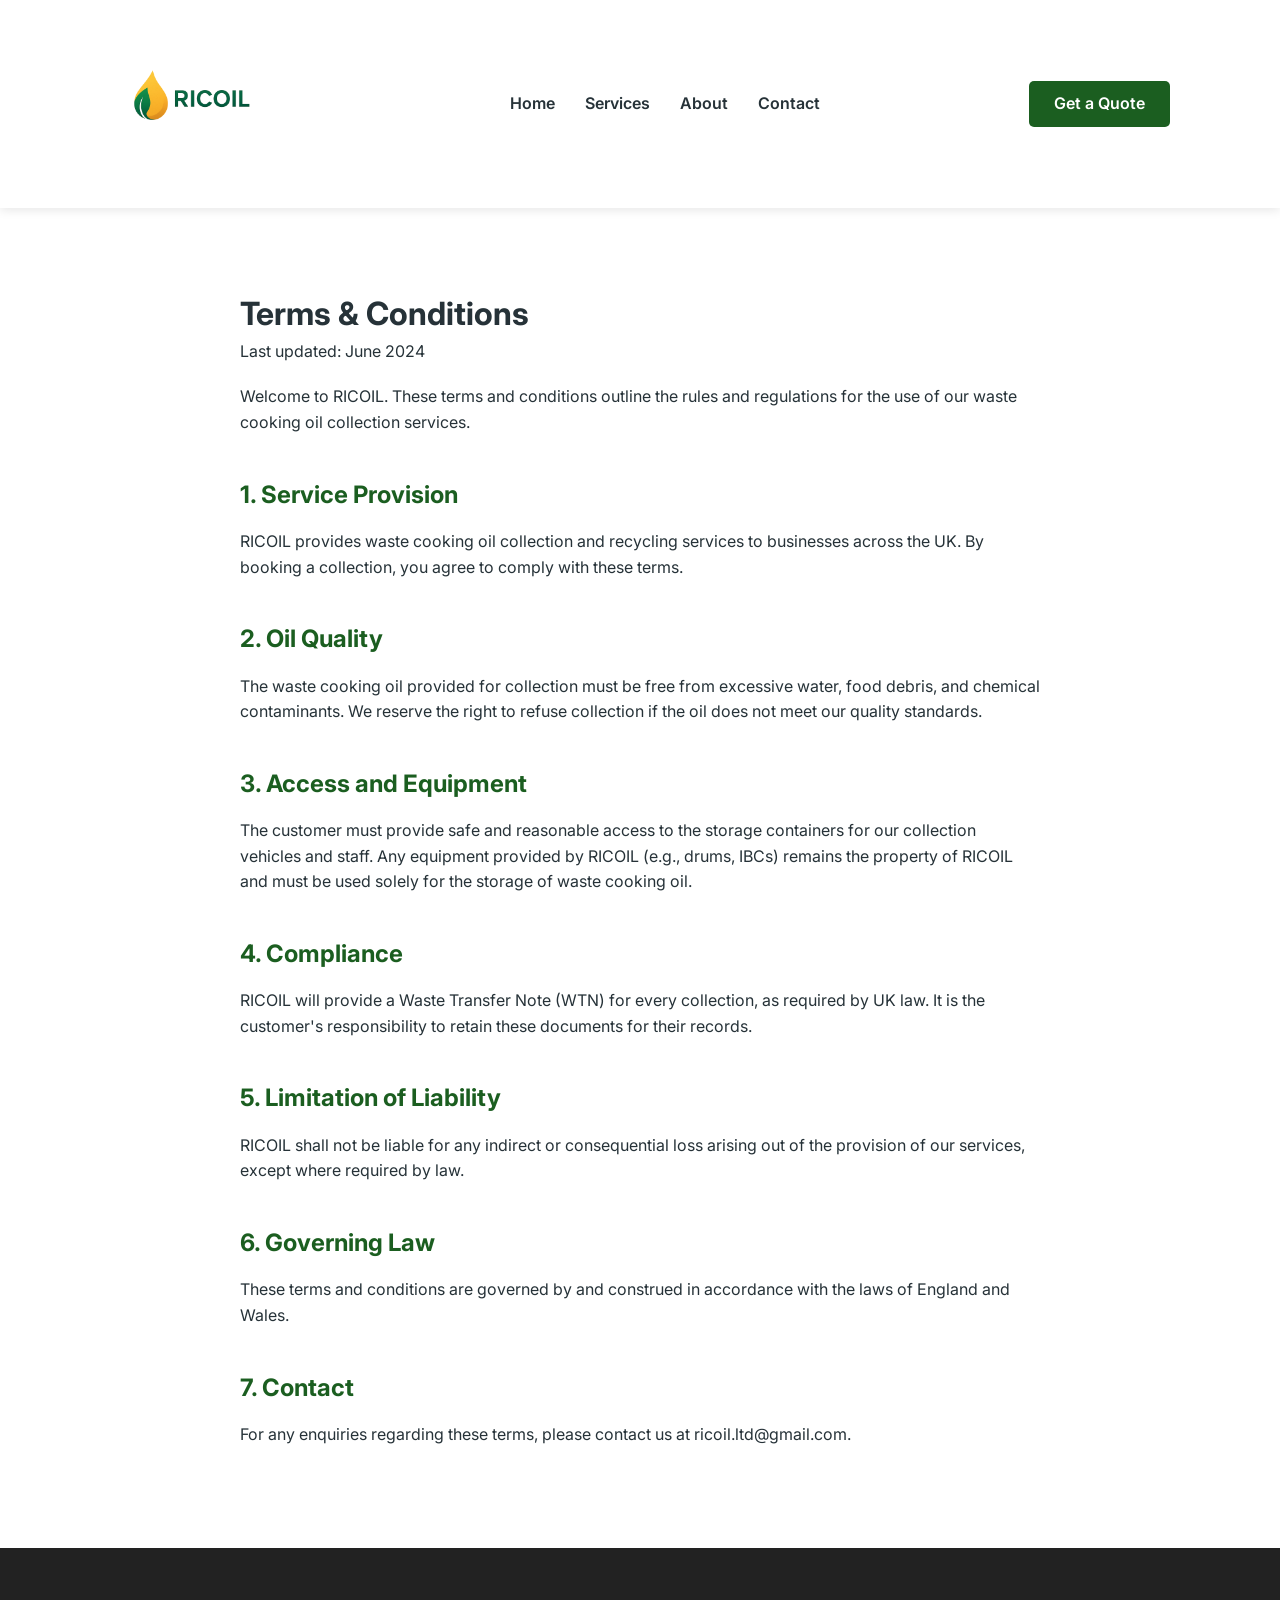
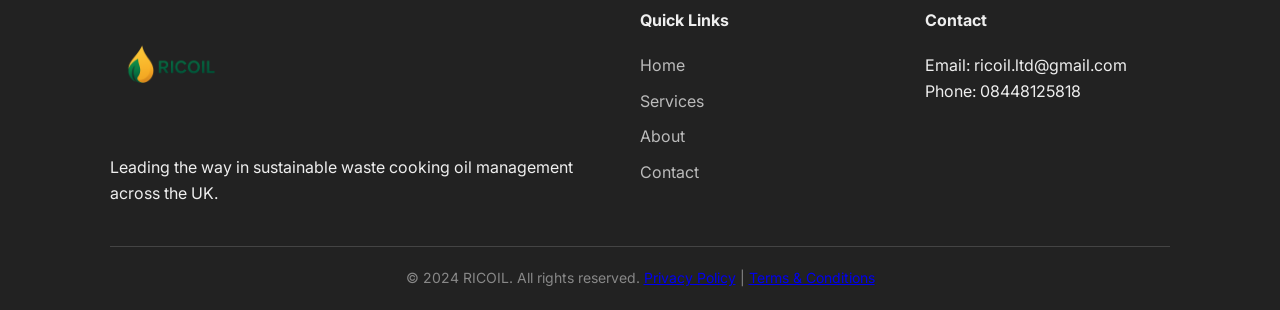
<file: terms.html>
<!DOCTYPE html>
<html lang="en">
<head>
    <meta charset="UTF-8">
    <meta name="viewport" content="width=device-width, initial-scale=1.0">
    <title>Terms & Conditions | RICOIL</title>
    <meta name="description" content="Terms and Conditions for RICOIL waste cooking oil collection services.">
    <meta name="robots" content="noindex">
    <link rel="stylesheet" href="styles.css">
    <link rel="icon" type="image/png" href="favicon.png">
    <link rel="preconnect" href="https://fonts.googleapis.com">
    <link rel="preconnect" href="https://fonts.gstatic.com" crossorigin>
    <link href="https://fonts.googleapis.com/css2?family=Inter:wght@400;600;700&display=swap" rel="stylesheet">
</head>
<body>
    <header>
        <nav class="container">
            <div class="logo">
                <a href="index.html">
                    <img src="logo.png" alt="RICOIL Logo" height="160">
                </a>
            </div>
            <ul class="nav-links">
                <li><a href="index.html">Home</a></li>
                <li><a href="services.html">Services</a></li>
                <li><a href="about.html">About</a></li>
                <li><a href="contact.html">Contact</a></li>
            </ul>
            <a href="contact.html" class="btn btn-primary">Get a Quote</a>
        </nav>
    </header>

    <main class="container section-padding">
        <div class="content-text">
            <h1>Terms & Conditions</h1>
            <p>Last updated: June 2024</p>
            
            <p>Welcome to RICOIL. These terms and conditions outline the rules and regulations for the use of our waste cooking oil collection services.</p>

            <h2>1. Service Provision</h2>
            <p>RICOIL provides waste cooking oil collection and recycling services to businesses across the UK. By booking a collection, you agree to comply with these terms.</p>

            <h2>2. Oil Quality</h2>
            <p>The waste cooking oil provided for collection must be free from excessive water, food debris, and chemical contaminants. We reserve the right to refuse collection if the oil does not meet our quality standards.</p>

            <h2>3. Access and Equipment</h2>
            <p>The customer must provide safe and reasonable access to the storage containers for our collection vehicles and staff. Any equipment provided by RICOIL (e.g., drums, IBCs) remains the property of RICOIL and must be used solely for the storage of waste cooking oil.</p>

            <h2>4. Compliance</h2>
            <p>RICOIL will provide a Waste Transfer Note (WTN) for every collection, as required by UK law. It is the customer's responsibility to retain these documents for their records.</p>

            <h2>5. Limitation of Liability</h2>
            <p>RICOIL shall not be liable for any indirect or consequential loss arising out of the provision of our services, except where required by law.</p>

            <h2>6. Governing Law</h2>
            <p>These terms and conditions are governed by and construed in accordance with the laws of England and Wales.</p>

            <h2>7. Contact</h2>
            <p>For any enquiries regarding these terms, please contact us at ricoil.ltd@gmail.com.</p>
        </div>
    </main>

    <footer>
        <div class="container">
            <div class="footer-grid">
                <div class="footer-about">
                    <img src="logo.png" alt="RICOIL - Sustainable Biofuel Recycling" height="120" style="margin-bottom: 20px;">
                    <p>Leading the way in sustainable waste cooking oil management across the UK.</p>
                </div>
                <div class="footer-links">
                    <h4>Quick Links</h4>
                    <ul>
                        <li><a href="index.html">Home</a></li>
                        <li><a href="services.html">Services</a></li>
                        <li><a href="about.html">About</a></li>
                        <li><a href="contact.html">Contact</a></li>
                    </ul>
                </div>
                <div class="footer-contact">
                    <h4>Contact</h4>
                    <p>Email: ricoil.ltd@gmail.com</p>
                    <p>Phone: 08448125818</p>
                </div>
            </div>
            <div class="footer-bottom">
                <p>&copy; 2024 RICOIL. All rights reserved. <a href="privacy.html">Privacy Policy</a> | <a href="terms.html">Terms & Conditions</a></p>
            </div>
        </div>
    </footer>
</body>
</html>
</file>
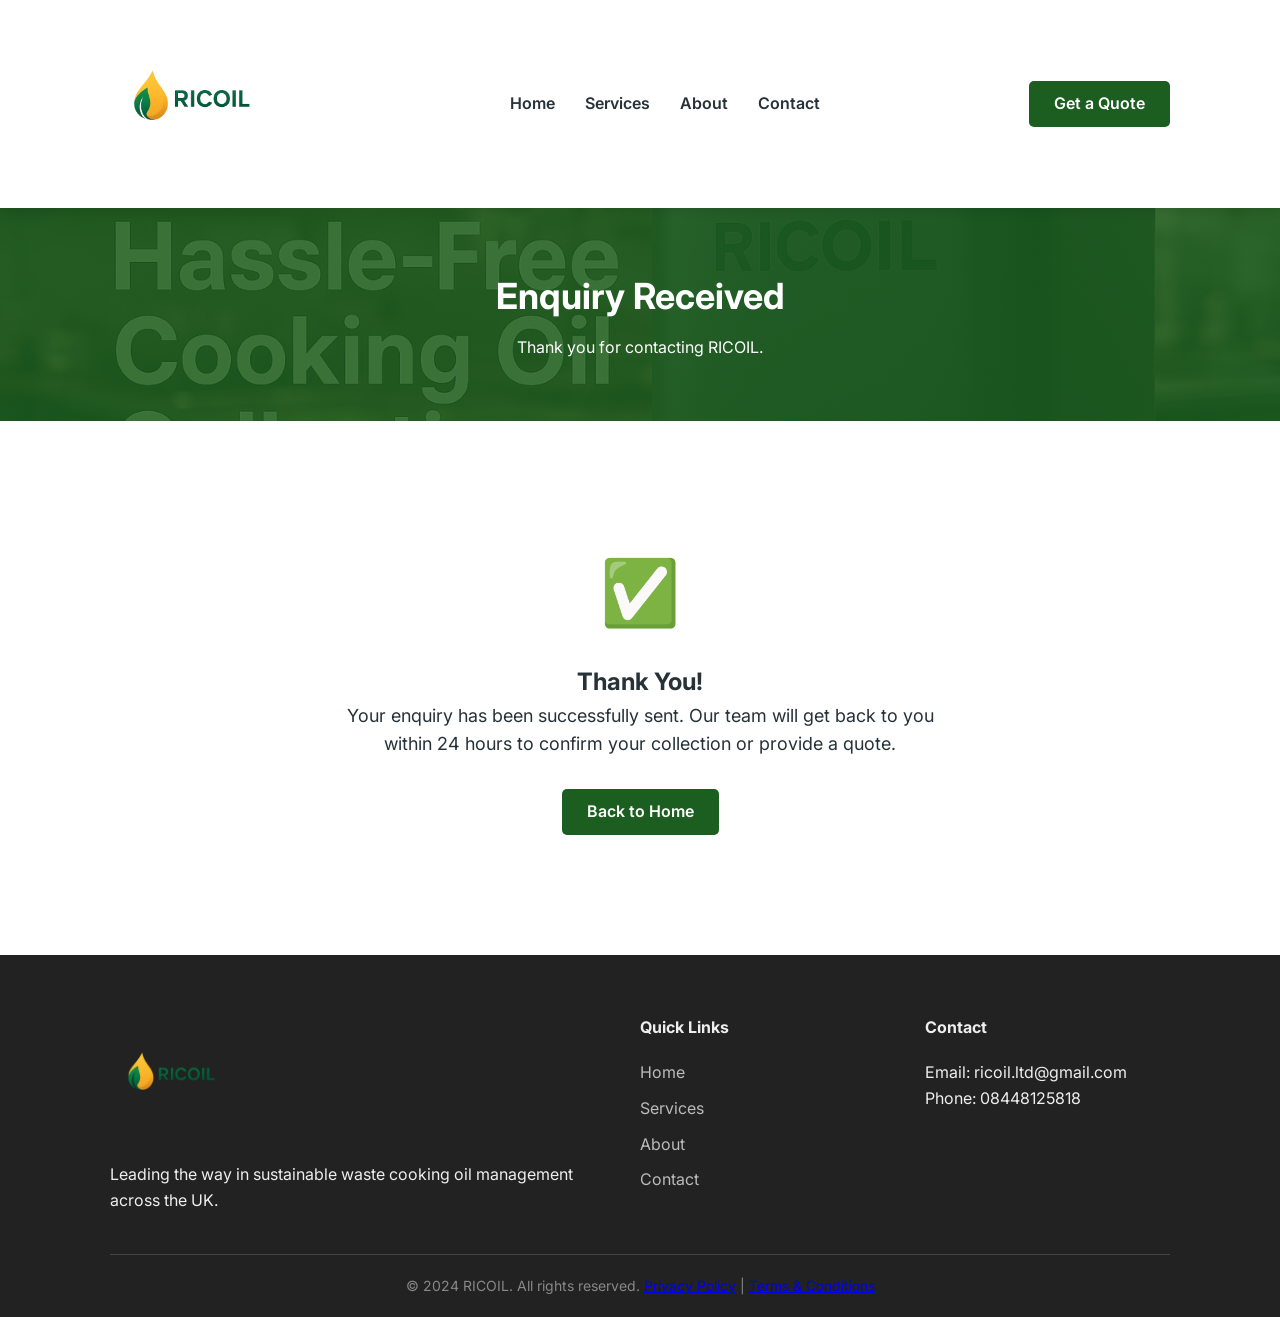
<file: thankyou.html>
<!DOCTYPE html>
<html lang="en">
<head>
    <meta charset="UTF-8">
    <meta name="viewport" content="width=device-width, initial-scale=1.0">
    <title>Enquiry Received | Thank You | RICOIL</title>
    <meta name="description" content="Thank you for contacting RICOIL. Your enquiry has been received and our team will get back to you shortly regarding your waste oil collection.">
    <meta name="keywords" content="RICOIL thank you, enquiry received">
    <meta name="robots" content="noindex, follow">
    <link rel="canonical" href="https://lebaah.github.io/Ricoil/thankyou.html">

    <!-- Open Graph / Facebook -->
    <meta property="og:type" content="website">
    <meta property="og:url" content="https://lebaah.github.io/Ricoil/thankyou.html">
    <meta property="og:title" content="Enquiry Received | Thank You | RICOIL">
    <meta property="og:description" content="Thank you for contacting RICOIL. Your enquiry has been received.">
    <meta property="og:image" content="https://lebaah.github.io/Ricoil/logo.png">

    <link rel="stylesheet" href="styles.css">
    <link rel="preconnect" href="https://fonts.googleapis.com">
    <link rel="preconnect" href="https://fonts.gstatic.com" crossorigin>
    <link href="https://fonts.googleapis.com/css2?family=Inter:wght@400;600;700&display=swap" rel="stylesheet">
    <link rel="icon" type="image/png" href="favicon.png">
</head>
<body>
    <header>
        <nav class="container">
            <div class="logo">
                <a href="index.html">
                    <img src="logo.png" alt="RICOIL - Waste Cooking Oil Collection Enquiry" height="160">
                </a>
            </div>
            <ul class="nav-links">
                <li><a href="index.html">Home</a></li>
                <li><a href="services.html">Services</a></li>
                <li><a href="about.html">About</a></li>
                <li><a href="contact.html">Contact</a></li>
            </ul>
            <div class="cta-nav">
                <a href="contact.html" class="btn btn-primary">Get a Quote</a>
            </div>
        </nav>
    </header>

    <main>
        <section class="hero-small" style="background-image: linear-gradient(rgba(27, 94, 32, 0.85), rgba(27, 94, 32, 0.85)), url('hero-banner.png');">
            <div class="container">
                <h1>Enquiry Received</h1>
                <p>Thank you for contacting RICOIL.</p>
            </div>
        </section>

        <section class="container section-padding" style="padding: 100px 0; text-align: center;">
            <div class="success-message">
                <div class="icon" style="font-size: 64px; margin-bottom: 20px;">✅</div>
                <h2>Thank You!</h2>
                <p style="font-size: 18px; margin-bottom: 30px; max-width: 600px; margin-left: auto; margin-right: auto;">Your enquiry has been successfully sent. Our team will get back to you within 24 hours to confirm your collection or provide a quote.</p>
                <a href="index.html" class="btn btn-primary">Back to Home</a>
            </div>
        </section>
    </main>

    <footer>
        <div class="container">
            <div class="footer-grid">
                <div class="footer-about">
                    <img src="logo.png" alt="RICOIL - Reliable Waste Oil Recycling" height="120" style="margin-bottom: 20px;">
                    <p>Leading the way in sustainable waste cooking oil management across the UK.</p>
                </div>
                <div class="footer-links">
                    <h4>Quick Links</h4>
                    <ul>
                        <li><a href="index.html">Home</a></li>
                        <li><a href="services.html">Services</a></li>
                        <li><a href="about.html">About</a></li>
                        <li><a href="contact.html">Contact</a></li>
                    </ul>
                </div>
                <div class="footer-contact">
                    <h4>Contact</h4>
                    <p>Email: ricoil.ltd@gmail.com</p>
                    <p>Phone: 08448125818</p>
                </div>
            </div>
            <div class="footer-bottom">
                <p>&copy; 2024 RICOIL. All rights reserved. <a href="privacy.html">Privacy Policy</a> | <a href="terms.html">Terms & Conditions</a></p>
            </div>
        </div>
    </footer>
</body>
</html>
</file>
<file: styles.css>
:root {
    --primary-color: #1B5E20; /* Forest Green */
    --secondary-color: #FFB300; /* Golden Yellow */
    --accent-color: #FFB300;
    --text-color: #263238; /* Charcoal Gray */
    --light-bg: #f4f7f4;
    --white: #ffffff;
    --gray: #666;
    --container-width: 1100px;
}

* {
    margin: 0;
    padding: 0;
    box-sizing: border-box;
}

body {
    font-family: 'Inter', sans-serif;
    line-height: 1.6;
    color: var(--text-color);
    background-color: var(--white);
}

.container {
    max-width: var(--container-width);
    margin: 0 auto;
    padding: 0 20px;
}

header {
    background: var(--white);
    box-shadow: 0 2px 10px rgba(0,0,0,0.1);
    position: sticky;
    top: 0;
    z-index: 1000;
    padding: 20px 0;
}

nav {
    display: flex;
    justify-content: space-between;
    align-items: center;
}

.logo-text {
    font-size: 24px;
    font-weight: 700;
    color: var(--primary-color);
    text-decoration: none;
}

.logo-text span {
    color: var(--secondary-color);
}

.nav-links {
    display: flex;
    list-style: none;
}

.nav-links li {
    margin-left: 30px;
}

.nav-links a {
    text-decoration: none;
    color: var(--text-color);
    font-weight: 600;
    transition: color 0.3s;
}

.nav-links a:hover, .nav-links a.active {
    color: var(--primary-color);
}

.btn {
    display: inline-block;
    padding: 10px 25px;
    border-radius: 5px;
    text-decoration: none;
    font-weight: 600;
    transition: all 0.3s;
    cursor: pointer;
    border: none;
}

.btn-primary {
    background-color: var(--primary-color);
    color: var(--white);
}

.btn-primary:hover {
    background-color: #1b5e20;
    transform: translateY(-2px);
}

.btn-secondary {
    background-color: transparent;
    color: var(--primary-color);
    border: 2px solid var(--primary-color);
}

.btn-secondary:hover {
    background-color: var(--primary-color);
    color: var(--white);
}

/* Hero Section */
.hero {
    background: linear-gradient(rgba(0, 0, 0, 0.5), rgba(0, 0, 0, 0.5)), url('hero-banner.png') no-repeat center center/cover;
    padding: 160px 0;
    text-align: center;
    color: var(--white);
}

.hero-content h1 {
    font-size: 56px;
    margin-bottom: 25px;
    color: var(--white);
    text-shadow: 0 4px 10px rgba(0,0,0,0.3);
    line-height: 1.2;
}

.hero-content p {
    font-size: 22px;
    margin-bottom: 40px;
    max-width: 800px;
    margin-left: auto;
    margin-right: auto;
    font-weight: 400;
}

.hero-btns .btn {
    margin: 0 10px;
    padding: 15px 35px;
    font-size: 18px;
}

/* Value Prop / Grid */
.section-title {
    text-align: center;
    margin: 60px 0 40px;
}

.section-title h2 {
    font-size: 36px;
    color: var(--primary-color);
}

.grid {
    display: grid;
    grid-template-columns: repeat(auto-fit, minmax(300px, 1fr));
    gap: 30px;
    margin-bottom: 60px;
}

.card {
    padding: 40px;
    background: var(--light-bg);
    border-radius: 10px;
    text-align: center;
    transition: transform 0.3s;
}

.card:hover {
    transform: translateY(-10px);
}

.card .icon {
    font-size: 40px;
    margin-bottom: 20px;
}

.card h3 {
    margin-bottom: 15px;
    color: var(--primary-color);
}

/* CTA Section */
.cta {
    background-color: var(--primary-color);
    color: var(--white);
    padding: 80px 0;
    text-align: center;
}

.cta h2 {
    font-size: 36px;
    margin-bottom: 20px;
}

.cta p {
    font-size: 18px;
    margin-bottom: 30px;
}

.cta .btn-primary {
    background-color: var(--secondary-color);
}

.cta .btn-primary:hover {
    background-color: #e68a00;
}

/* Footer */
footer {
    background-color: #222;
    color: #eee;
    padding: 60px 0 20px;
}

.footer-grid {
    display: grid;
    grid-template-columns: 2fr 1fr 1fr;
    gap: 40px;
    margin-bottom: 40px;
}

.footer-about h3 {
    color: var(--primary-color);
    margin-bottom: 20px;
}

.footer-links h4, .footer-contact h4 {
    margin-bottom: 20px;
}

.footer-links ul {
    list-style: none;
}

.footer-links li {
    margin-bottom: 10px;
}

.footer-links a {
    color: #bbb;
    text-decoration: none;
    transition: color 0.3s;
}

.footer-links a:hover {
    color: var(--white);
}

.footer-bottom {
    text-align: center;
    padding-top: 20px;
    border-top: 1px solid #444;
    font-size: 14px;
    color: #888;
}

/* Small Hero for internal pages */
.hero-small {
    background: linear-gradient(rgba(27, 94, 32, 0.85), rgba(27, 94, 32, 0.75)), url('hero-banner.png') no-repeat center center/cover;
    padding: 60px 0;
    text-align: center;
    color: var(--white);
}

.hero-small h1 {
    font-size: 36px;
    margin-bottom: 10px;
}

/* Service Detail */
.services-detail {
    padding: 80px 0;
}

.service-item {
    display: flex;
    align-items: center;
    gap: 60px;
    margin-bottom: 100px;
}

.service-item.reverse {
    flex-direction: row-reverse;
}

.service-text {
    flex: 1;
}

.service-text h2 {
    font-size: 32px;
    color: var(--primary-color);
    margin-bottom: 20px;
}

.service-text p {
    font-size: 18px;
    margin-bottom: 20px;
}

.service-text ul {
    list-style: none;
}

.service-text li {
    margin-bottom: 10px;
    padding-left: 25px;
    position: relative;
}

.service-text li::before {
    content: '✓';
    position: absolute;
    left: 0;
    color: var(--secondary-color);
    font-weight: bold;
}

.service-img {
    flex: 1;
}

.service-img img {
    width: 100%;
    border-radius: 10px;
    box-shadow: 0 10px 30px rgba(0,0,0,0.1);
}

/* About Page */
.about-content {
    padding: 80px 0;
}

.text-block {
    max-width: 800px;
    margin: 0 auto 60px;
}

.text-block h2 {
    color: var(--primary-color);
    margin-bottom: 20px;
}

.text-block p {
    margin-bottom: 20px;
    font-size: 18px;
}

.stats-grid {
    display: grid;
    grid-template-columns: repeat(3, 1fr);
    gap: 30px;
    margin-bottom: 80px;
}

.stat-card {
    background-color: var(--light-bg);
    padding: 40px;
    text-align: center;
    border-radius: 10px;
}

.stat-card h3 {
    font-size: 40px;
    color: var(--secondary-color);
    margin-bottom: 10px;
}

.stat-card p {
    font-weight: 600;
}

@media (max-width: 768px) {
    .stats-grid {
        grid-template-columns: 1fr;
    }
}

/* Contact Page */
.contact-section {
    padding: 80px 0;
}

.contact-grid {
    display: grid;
    grid-template-columns: 1fr 1.5fr;
    gap: 60px;
    align-items: start;
}

.contact-info h2 {
    color: var(--primary-color);
    margin-bottom: 20px;
}

.info-item {
    display: flex;
    gap: 20px;
    margin-bottom: 30px;
}

.info-icon {
    font-size: 24px;
}

.info-item h4 {
    margin-bottom: 5px;
    color: var(--primary-color);
}

.contact-form-container {
    background: var(--white);
    padding: 40px;
    border-radius: 10px;
    box-shadow: 0 10px 30px rgba(0,0,0,0.05);
    border: 1px solid #eee;
}

.form-group {
    margin-bottom: 20px;
}

.form-group label {
    display: block;
    margin-bottom: 8px;
    font-weight: 600;
}

.form-group input, .form-group select, .form-group textarea {
    width: 100%;
    padding: 12px;
    border: 1px solid #ddd;
    border-radius: 5px;
    font-family: inherit;
    font-size: 16px;
}

.form-group input:focus, .form-group select:focus, .form-group textarea:focus {
    outline: none;
    border-color: var(--primary-color);
}

.btn-block {
    width: 100%;
}

.hidden {
    display: none;
}

.success-message {
    text-align: center;
    padding: 20px;
}

.success-message h3 {
    color: var(--primary-color);
    margin-bottom: 15px;
}

@media (max-width: 768px) {
    .nav-links {
        display: none;
    }
    .hero-content h1 {
        font-size: 32px;
    }
    .footer-grid {
        grid-template-columns: 1fr;
    }
    .contact-grid {
        grid-template-columns: 1fr;
    }
    .service-item, .service-item.reverse {
        flex-direction: column;
        gap: 30px;
        margin-bottom: 60px;
    }
    .stats-grid {
        grid-template-columns: 1fr;
    }
}

/* Major Overhaul Additions */
.section-padding {
    padding: 80px 0;
}

.bg-light {
    background-color: var(--light-bg);
}

/* How It Works */
.steps-grid {
    display: grid;
    grid-template-columns: repeat(auto-fit, minmax(250px, 1fr));
    gap: 40px;
    margin-top: 50px;
}

.step {
    text-align: center;
    position: relative;
}

.step-number {
    width: 60px;
    height: 60px;
    background-color: var(--primary-color);
    color: var(--white);
    border-radius: 50%;
    display: flex;
    align-items: center;
    justify-content: center;
    font-size: 24px;
    font-weight: 700;
    margin: 0 auto 20px;
}

.step h3 {
    margin-bottom: 15px;
    color: var(--primary-color);
}

/* FAQ */
.faq-container {
    max-width: 800px;
    margin: 40px auto 0;
}

.faq-item {
    margin-bottom: 30px;
    background: var(--white);
    padding: 25px;
    border-radius: 10px;
    box-shadow: 0 4px 15px rgba(0,0,0,0.05);
}

.faq-item h3 {
    font-size: 20px;
    margin-bottom: 10px;
    color: var(--primary-color);
}

/* Content Text (Privacy/Terms) */
.content-text {
    max-width: 800px;
    margin: 0 auto;
}

.content-text h2 {
    margin: 40px 0 15px;
    color: var(--primary-color);
}

.content-text p {
    margin-bottom: 20px;
}

/* Animations */
.fade-in {
    animation: fadeIn 1s ease-out forwards;
    opacity: 0;
}

.fade-in-delay {
    animation: fadeIn 1.2s ease-out 0.3s forwards;
    opacity: 0;
}

@keyframes fadeIn {
    from {
        opacity: 0;
        transform: translateY(20px);
    }
    to {
        opacity: 1;
        transform: translateY(0);
    }
}

.btn-cta {
    background-color: var(--secondary-color);
    color: var(--text-color);
}

.btn-cta:hover {
    background-color: #e68a00;
    transform: translateY(-2px);
}

.btn-text {
    display: inline-block;
    margin-top: 15px;
    color: var(--primary-color);
    font-weight: 600;
    text-decoration: none;
}

/* News/Blog section */
.news-grid {
    display: grid;
    grid-template-columns: repeat(auto-fit, minmax(300px, 1fr));
    gap: 30px;
    margin-top: 40px;
}

.news-card {
    background: var(--white);
    border-radius: 10px;
    overflow: hidden;
    box-shadow: 0 4px 15px rgba(0,0,0,0.1);
    transition: transform 0.3s;
}

.news-card:hover {
    transform: translateY(-5px);
}

.news-img {
    height: 200px;
    background-color: #ddd;
    background-size: cover;
    background-position: center;
}

.news-content {
    padding: 20px;
}

.news-date {
    font-size: 14px;
    color: var(--gray);
    margin-bottom: 10px;
}

.news-content h3 {
    font-size: 20px;
    margin-bottom: 10px;
    color: var(--primary-color);
}
</file>
<file: ad/style.css>
:root {
    --primary-green: #1B5E20;
    --primary-amber: #FFB300;
    --text-dark: #263238;
    --white: #FFFFFF;
}

* {
    margin: 0;
    padding: 0;
    box-sizing: border-box;
}

body {
    font-family: 'Inter', sans-serif;
    background-color: #000;
    display: flex;
    justify-content: center;
    align-items: center;
    min-height: 100vh;
    overflow: hidden;
}

/* 16:9 Aspect Ratio Container */
.ad-viewport {
    position: relative;
    width: 100vw;
    height: 56.25vw; /* 16:9 ratio */
    max-width: 1280px;
    max-height: 720px;
    background-color: var(--white);
    overflow: hidden;
}

/* Persistent Brand Header */
.brand-header {
    position: absolute;
    top: 5%;
    left: 0;
    width: 100%;
    text-align: center;
    z-index: 100;
}

.brand-header h1 {
    color: var(--primary-green);
    font-size: 4rem;
    font-weight: 900;
    letter-spacing: 8px;
    text-transform: uppercase;
    margin: 0;
    text-shadow: 0 4px 15px rgba(255,255,255,0.8);
}

/* Scene Management */
.scene {
    position: absolute;
    top: 0;
    left: 0;
    width: 100%;
    height: 100%;
    display: flex;
    flex-direction: column;
    justify-content: center;
    align-items: center;
    opacity: 0;
    visibility: hidden;
    transition: opacity 0.8s ease-in-out;
    background-size: cover;
    background-position: center;
}

.scene.active {
    opacity: 1;
    visibility: visible;
}

/* Background Overlays */
.overlay {
    position: absolute;
    top: 0;
    left: 0;
    width: 100%;
    height: 100%;
    background: rgba(255, 255, 255, 0.3);
    z-index: 1;
}

.content-box {
    position: relative;
    z-index: 10;
    text-align: center;
    width: 100%;
    padding-top: 20px;
}

/* Scene 1 Styles */
#scene-1 { background-image: url('ad-frame-1.png'); }

.logo-main {
    height: 180px;
    margin-bottom: 20px;
}

.tagline {
    font-size: 2.2rem;
    color: var(--white);
    font-weight: 800;
    background: var(--primary-green);
    display: inline-block;
    padding: 10px 40px;
    border-radius: 50px;
    box-shadow: 0 10px 30px rgba(0,0,0,0.3);
}

/* Scene 2 Styles */
#scene-2 { background-image: url('ad-frame-2.png'); }

.service-text {
    font-size: 3.5rem;
    color: var(--primary-green);
    font-weight: 900;
    background: rgba(255,255,255,0.85);
    padding: 25px;
    border-radius: 15px;
    display: inline-block;
    border-bottom: 8px solid var(--primary-amber);
}

.icon-row {
    display: flex;
    gap: 30px;
    justify-content: center;
    margin-bottom: 20px;
    font-size: 5rem;
}

/* Scene 3 Styles */
#scene-3 { background-image: url('ad-frame-3.png'); }

.audience-text {
    font-size: 4rem;
    color: var(--white);
    font-weight: 900;
    background: var(--primary-green);
    padding: 30px 60px;
    transform: skew(-5deg);
    box-shadow: 12px 12px 0 var(--primary-amber);
}

/* Scene 4 Styles */
#scene-4 { background-image: url('ad-frame-4.png'); }

#scene-4 .overlay {
    background: rgba(0, 0, 0, 0.4); /* Darker overlay for better contrast */
}

.cta-card {
    background: var(--white);
    padding: 40px;
    border-radius: 25px;
    box-shadow: 0 30px 100px rgba(0,0,0,0.5);
    border: 6px solid var(--primary-green);
    max-width: 85%;
    margin: 0 auto;
    position: relative;
    z-index: 10;
}

.cta-headline {
    font-size: 3.5rem;
    color: var(--primary-green);
    margin-bottom: 20px;
    font-weight: 900;
}

.contact-links {
    font-size: 2rem;
    color: #333;
    line-height: 1.6;
    margin-bottom: 30px;
}

.contact-links strong {
    color: var(--primary-green);
}

.cta-button {
    display: inline-block;
    background-color: var(--primary-amber);
    color: #000;
    padding: 20px 50px;
    font-size: 2.2rem;
    font-weight: 900;
    text-decoration: none;
    border-radius: 50px;
    box-shadow: 0 15px 40px rgba(0,0,0,0.4);
    transition: transform 0.3s, background-color 0.3s;
}

.cta-button:hover { 
    transform: scale(1.05); 
    background-color: #ffd000; 
}

.final-url {
    margin-top: 20px;
    font-size: 1.8rem;
    color: var(--primary-green);
    font-weight: 800;
    letter-spacing: 1px;
}

/* Animations */
.animate-drop { animation: dropIn 1s cubic-bezier(0.175, 0.885, 0.32, 1.275) forwards; }
@keyframes dropIn { 0% { transform: translateY(-200px); opacity: 0; } 100% { transform: translateY(0); opacity: 1; } }

.animate-fade-in { opacity: 0; animation: fadeIn 0.8s ease-out 0.5s forwards; }
@keyframes fadeIn { from { opacity: 0; transform: translateY(10px); } to { opacity: 1; transform: translateY(0); } }

@keyframes pulse { 0% { transform: scale(1); } 50% { transform: scale(1.03); } 100% { transform: scale(1); } }
.pulse { animation: pulse 2s infinite; }

/* Progress Bar */
.progress-bar {
    position: absolute;
    bottom: 0;
    left: 0;
    height: 10px;
    background: var(--primary-amber);
    width: 0%;
    z-index: 200;
}

@keyframes progress { from { width: 0%; } to { width: 100%; } }
.progress-active { animation: progress 5s linear forwards; }
</file>
